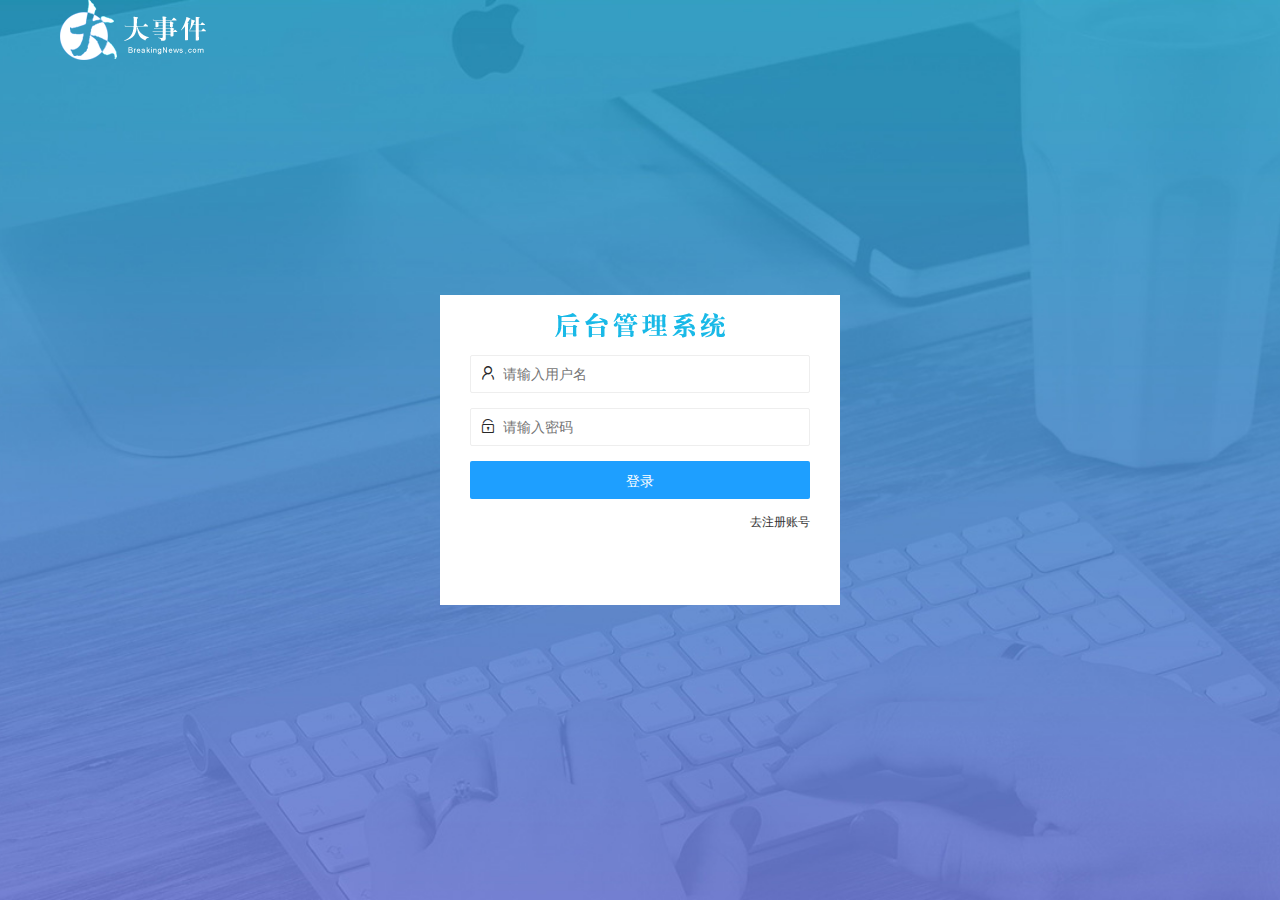
<file: login.html>
<!DOCTYPE html>
<html lang="en">
  <head>
    <meta charset="UTF-8" />
    <meta name="viewport" content="width=device-width, initial-scale=1.0" />
    <title>大事件-登录/注册</title>
    <!-- 导入 LayUI 的样式 -->
    <link rel="stylesheet" href="./assets/lib/layui/css/layui.css" />
    <!-- 导入自己的样式表 -->
    <link rel="stylesheet" href="./assets/css/login.css" />
  </head>
  <body>
    <!-- 头部的 Logo 区域 -->
    <div class="layui-main">
      <img src="./assets/images/logo.png" alt="" />
    </div>

    <!-- 登录注册区域 -->
    <div class="loginAndRegBox">
      <div class="title-box"></div>
      <!-- 登录的div -->
      <div class="login-box">
        <!-- 登录的表单 -->
        <form class="layui-form" id="form_login">
          <!-- 用户名 -->
          <div class="layui-form-item">
            <i class="layui-icon layui-icon-username"></i>
            <input type="text" name="username" required lay-verify="required" placeholder="请输入用户名" autocomplete="off" class="layui-input" />
          </div>
          <!-- 密码 -->
          <div class="layui-form-item">
            <i class="layui-icon layui-icon-password"></i>
            <input type="password" name="password" required lay-verify="required|pwd" placeholder="请输入密码" autocomplete="off" class="layui-input" />
          </div>
          <!-- 登录按钮 -->
          <div class="layui-form-item">
            <!-- 注意：表单提交按钮和普通按钮的区别，就是 lay-submit 属性 -->
            <button class="layui-btn layui-btn-fluid layui-btn-normal" lay-submit>登录</button>
          </div>
          <div class="layui-form-item links">
            <a href="javascript:;" id="link_reg">去注册账号</a>
          </div>
        </form>
      </div>
      <!-- 注册的div -->
      <div class="reg-box">
        <!-- 注册的表单 -->
        <form class="layui-form" id="form_reg">
          <!-- 用户名 -->
          <div class="layui-form-item">
            <i class="layui-icon layui-icon-username"></i>
            <input type="text" name="username" required lay-verify="required" placeholder="请输入用户名" autocomplete="off" class="layui-input" />
          </div>
          <!-- 密码 -->
          <div class="layui-form-item">
            <i class="layui-icon layui-icon-password"></i>
            <input type="password" name="password" required lay-verify="required|pwd" placeholder="请输入密码" autocomplete="off" class="layui-input" />
          </div>
          <!-- 密码确认框 -->
          <div class="layui-form-item">
            <i class="layui-icon layui-icon-password"></i>
            <input type="password" name="repassword" required lay-verify="required|pwd|repwd" placeholder="再次确认密码" autocomplete="off" class="layui-input" />
          </div>
          <!-- 注册按钮 -->
          <div class="layui-form-item">
            <!-- 注意：表单提交按钮和普通按钮的区别，就是 lay-submit 属性 -->
            <button class="layui-btn layui-btn-fluid layui-btn-normal" lay-submit>注册</button>
          </div>
          <div class="layui-form-item links">
            <a href="javascript:;" id="link_login">去登录</a>
          </div>
        </form>
      </div>
    </div>

    <!-- 导入 Layui 的JS文件 -->
    <script src="./assets/lib/layui/layui.all.js"></script>
    <!-- 导入 JQuery -->
    <script src="./assets/lib/jquery.js"></script>
    <!-- 导入自己封装的 baseAPI.js -->
    <script src="./assets/js/baseAPI.js"></script>
    <!-- 导入自己的 JavaScript 脚本 -->
    <script src="./assets/js/login.js"></script>
  </body>
</html>
</file>
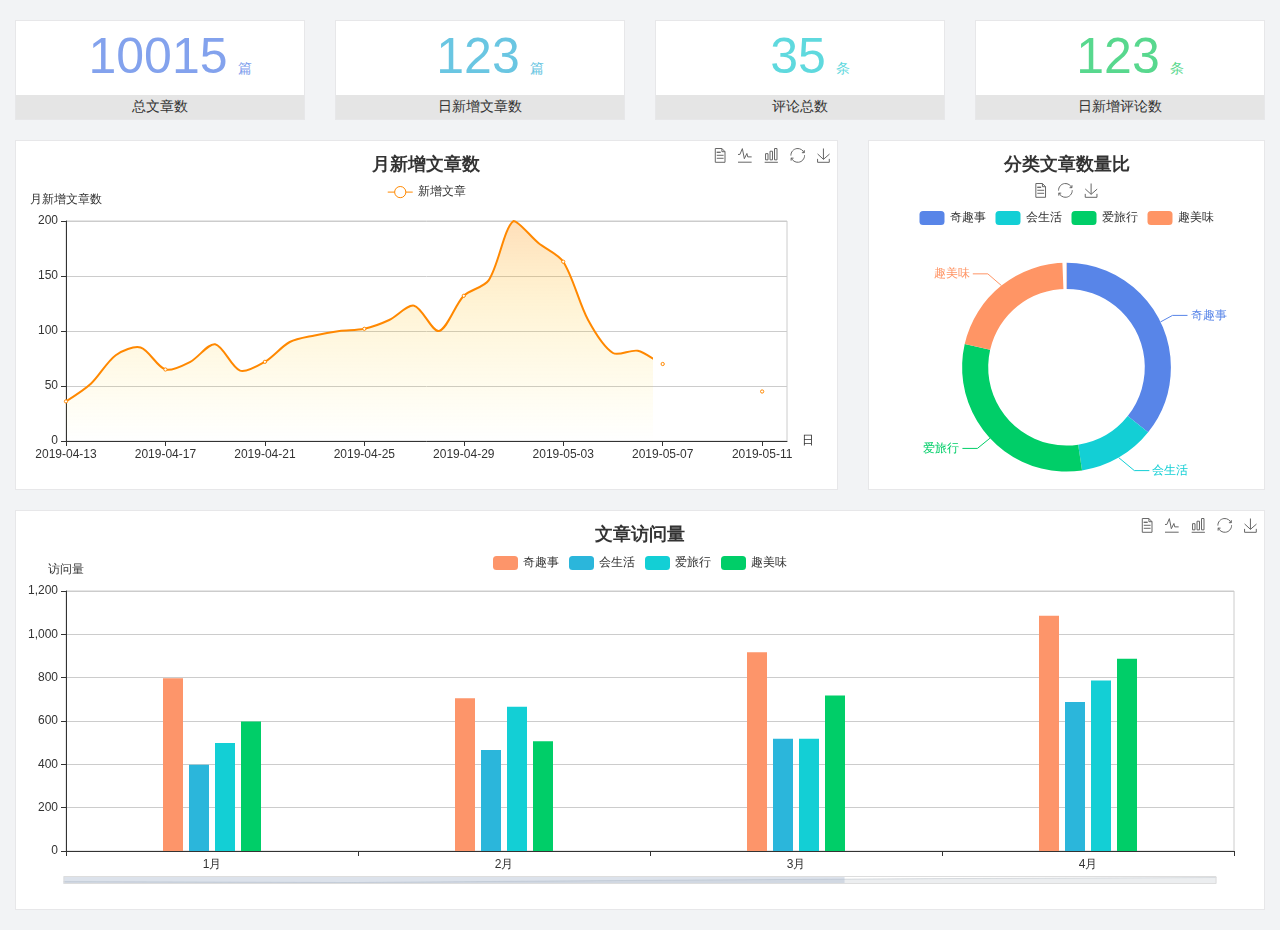
<file: home/dashboard.html>
<!DOCTYPE html>
<html lang="en">

<head>
  <meta charset="UTF-8">
  <meta name="viewport" content="width=device-width, initial-scale=1.0">
  <meta http-equiv="X-UA-Compatible" content="ie=edge">
  <title>图表统计</title>
  <link rel="stylesheet" href="../assets/lib/bootstrap.css" />
  <link rel="stylesheet" href="../assets/lib/main.css" />
  <script src="../assets/lib/jquery.js"></script>
  <script type="text/javascript" src="../assets/lib/echarts.min.js"></script>
</head>

<body>
  <div class="container-fluid">
    <div class="row spannel_list">
      <div class="col-sm-3 col-xs-6">
        <div class="spannel">
          <em>10015</em><span>篇</span>
          <b>总文章数</b>
        </div>
      </div>
      <div class="col-sm-3 col-xs-6">
        <div class="spannel scolor01">
          <em>123</em><span>篇</span>
          <b>日新增文章数</b>
        </div>
      </div>
      <div class="col-sm-3 col-xs-6">
        <div class="spannel scolor02">
          <em>35</em><span>条</span>
          <b>评论总数</b>
        </div>
      </div>
      <div class="col-sm-3 col-xs-6">
        <div class="spannel scolor03">
          <em>123</em><span>条</span>
          <b>日新增评论数</b>
        </div>
      </div>
    </div>
  </div>

  <div class="container-fluid">
    <div class="row curve-pie">
      <div class="col-lg-8 col-md-8">
        <div class="gragh_pannel" id="curve_show"></div>
      </div>
      <div class="col-lg-4 col-md-4">
        <div class="gragh_pannel" id="pie_show"></div>
      </div>
    </div>
  </div>

  <div class="container-fluid">
    <div class="column_pannel" id="column_show"></div>
  </div>

  <script>
    var oChart = echarts.init(document.getElementById('curve_show'));
    var aList_all = [
      { 'count': 36, 'date': '2019-04-13' },
      { 'count': 52, 'date': '2019-04-14' },
      { 'count': 78, 'date': '2019-04-15' },
      { 'count': 85, 'date': '2019-04-16' },
      { 'count': 65, 'date': '2019-04-17' },
      { 'count': 72, 'date': '2019-04-18' },
      { 'count': 88, 'date': '2019-04-19' },
      { 'count': 64, 'date': '2019-04-20' },
      { 'count': 72, 'date': '2019-04-21' },
      { 'count': 90, 'date': '2019-04-22' },
      { 'count': 96, 'date': '2019-04-23' },
      { 'count': 100, 'date': '2019-04-24' },
      { 'count': 102, 'date': '2019-04-25' },
      { 'count': 110, 'date': '2019-04-26' },
      { 'count': 123, 'date': '2019-04-27' },
      { 'count': 100, 'date': '2019-04-28' },
      { 'count': 132, 'date': '2019-04-29' },
      { 'count': 146, 'date': '2019-04-30' },
      { 'count': 200, 'date': '2019-05-01' },
      { 'count': 180, 'date': '2019-05-02' },
      { 'count': 163, 'date': '2019-05-03' },
      { 'count': 110, 'date': '2019-05-04' },
      { 'count': 80, 'date': '2019-05-05' },
      { 'count': 82, 'date': '2019-05-06' },
      { 'count': 70, 'date': '2019-05-07' },
      { 'count': 65, 'date': '2019-05-08' },
      { 'count': 54, 'date': '2019-05-09' },
      { 'count': 40, 'date': '2019-05-10' },
      { 'count': 45, 'date': '2019-05-11' },
      { 'count': 38, 'date': '2019-05-12' },
    ];

    let aCount = [];
    let aDate = [];

    for (var i = 0; i < aList_all.length; i++) {
      aCount.push(aList_all[i].count);
      aDate.push(aList_all[i].date);
    }

    var chartopt = {
      title: {
        text: '月新增文章数',
        left: 'center',
        top: '10'
      },
      tooltip: {
        trigger: 'axis'
      },
      legend: {
        data: ['新增文章'],
        top: '40'
      },
      toolbox: {
        show: true,
        feature: {
          mark: { show: true },
          dataView: { show: true, readOnly: false },
          magicType: { show: true, type: ['line', 'bar'] },
          restore: { show: true },
          saveAsImage: { show: true }
        }
      },
      calculable: true,
      xAxis: [
        {
          name: '日',
          type: 'category',
          boundaryGap: false,
          data: aDate
        }
      ],
      yAxis: [
        {
          name: '月新增文章数',
          type: 'value'
        }
      ],
      series: [
        {
          name: '新增文章',
          type: 'line',
          smooth: true,
          itemStyle: { normal: { areaStyle: { type: 'default' }, color: '#f80' }, lineStyle: { color: '#f80' } },
          data: aCount
        }],
      areaStyle: {
        normal: {
          color: new echarts.graphic.LinearGradient(0, 0, 0, 1, [{
            offset: 0,
            color: 'rgba(255,136,0,0.39)'
          }, {
            offset: .34,
            color: 'rgba(255,180,0,0.25)'
          }, {
            offset: 1,
            color: 'rgba(255,222,0,0.00)'
          }])

        }
      },
      grid: {
        show: true,
        x: 50,
        x2: 50,
        y: 80,
        height: 220
      }
    };

    oChart.setOption(chartopt);


    var oPie = echarts.init(document.getElementById('pie_show'));
    var oPieopt =
    {
      title: {
        top: 10,
        text: '分类文章数量比',
        x: 'center'
      },
      tooltip: {
        trigger: 'item',
        formatter: "{a} <br/>{b} : {c} ({d}%)"
      },
      color: ['#5885e8', '#13cfd5', '#00ce68', '#ff9565'],
      legend: {
        x: 'center',
        top: 65,
        data: ['奇趣事', '会生活', '爱旅行', '趣美味']
      },
      toolbox: {
        show: true,
        x: 'center',
        top: 35,
        feature: {
          mark: { show: true },
          dataView: { show: true, readOnly: false },
          magicType: {
            show: true,
            type: ['pie', 'funnel'],
            option: {
              funnel: {
                x: '25%',
                width: '50%',
                funnelAlign: 'left',
                max: 1548
              }
            }
          },
          restore: { show: true },
          saveAsImage: { show: true }
        }
      },
      calculable: true,
      series: [
        {
          name: '访问来源',
          type: 'pie',
          radius: ['45%', '60%'],
          center: ['50%', '65%'],
          data: [
            { value: 300, name: '奇趣事' },
            { value: 100, name: '会生活' },
            { value: 260, name: '爱旅行' },
            { value: 180, name: '趣美味' }
          ]
        }
      ]
    };
    oPie.setOption(oPieopt);



    var oColumn = this.echarts.init(document.getElementById('column_show'));
    var oColumnopt =
    {
      title: {
        text: '文章访问量',
        left: 'center',
        top: '10'
      },
      tooltip: {
        trigger: 'axis'
      },
      legend: {
        data: ['奇趣事', '会生活', '爱旅行', '趣美味'],
        top: '40'
      },
      toolbox: {
        show: true,
        feature: {
          mark: { show: true },
          dataView: { show: true, readOnly: false },
          magicType: { show: true, type: ['line', 'bar'] },
          restore: { show: true },
          saveAsImage: { show: true }
        }
      },
      calculable: true,
      xAxis: [
        {
          type: 'category',
          data: ['1月', '2月', '3月', '4月', '5月']
        }
      ],
      yAxis: [
        {
          name: '访问量',
          type: 'value'
        }
      ],
      series: [
        {
          name: '奇趣事',
          type: 'bar',
          barWidth: 20,
          itemStyle: {
            normal: { areaStyle: { type: 'default' }, color: '#fd956a' }
          },
          data: [800, 708, 920, 1090, 1200]
        },
        {
          name: '会生活',
          type: 'bar',
          barWidth: 20,
          itemStyle: {
            normal: { areaStyle: { type: 'default' }, color: '#2bb6db' }
          },
          data: [400, 468, 520, 690, 800]
        },
        {
          name: '爱旅行',
          type: 'bar',
          barWidth: 20,
          itemStyle: {
            normal: { areaStyle: { type: 'default' }, color: '#13cfd5' }
          },
          data: [500, 668, 520, 790, 900]
        },
        {
          name: '趣美味',
          type: 'bar',
          barWidth: 20,
          itemStyle: {
            normal: { areaStyle: { type: 'default' }, color: '#00ce68' }
          },
          data: [600, 508, 720, 890, 1000]
        }
      ],
      grid: {
        show: true,
        x: 50,
        x2: 30,
        y: 80,
        height: 260
      },
      dataZoom: [//给x轴设置滚动条
        {
          start: 0,//默认为0
          end: 100 - 1000 / 31,//默认为100
          type: 'slider',
          show: true,
          xAxisIndex: [0],
          handleSize: 0,//滑动条的 左右2个滑动条的大小
          height: 8,//组件高度
          left: 45, //左边的距离
          right: 50,//右边的距离
          bottom: 26,//右边的距离
          handleColor: '#ddd',//h滑动图标的颜色
          handleStyle: {
            borderColor: "#cacaca",
            borderWidth: "1",
            shadowBlur: 2,
            background: "#ddd",
            shadowColor: "#ddd",
          }
        }]
    };
    oColumn.setOption(oColumnopt);
  </script>
</body>

</html>
</file>
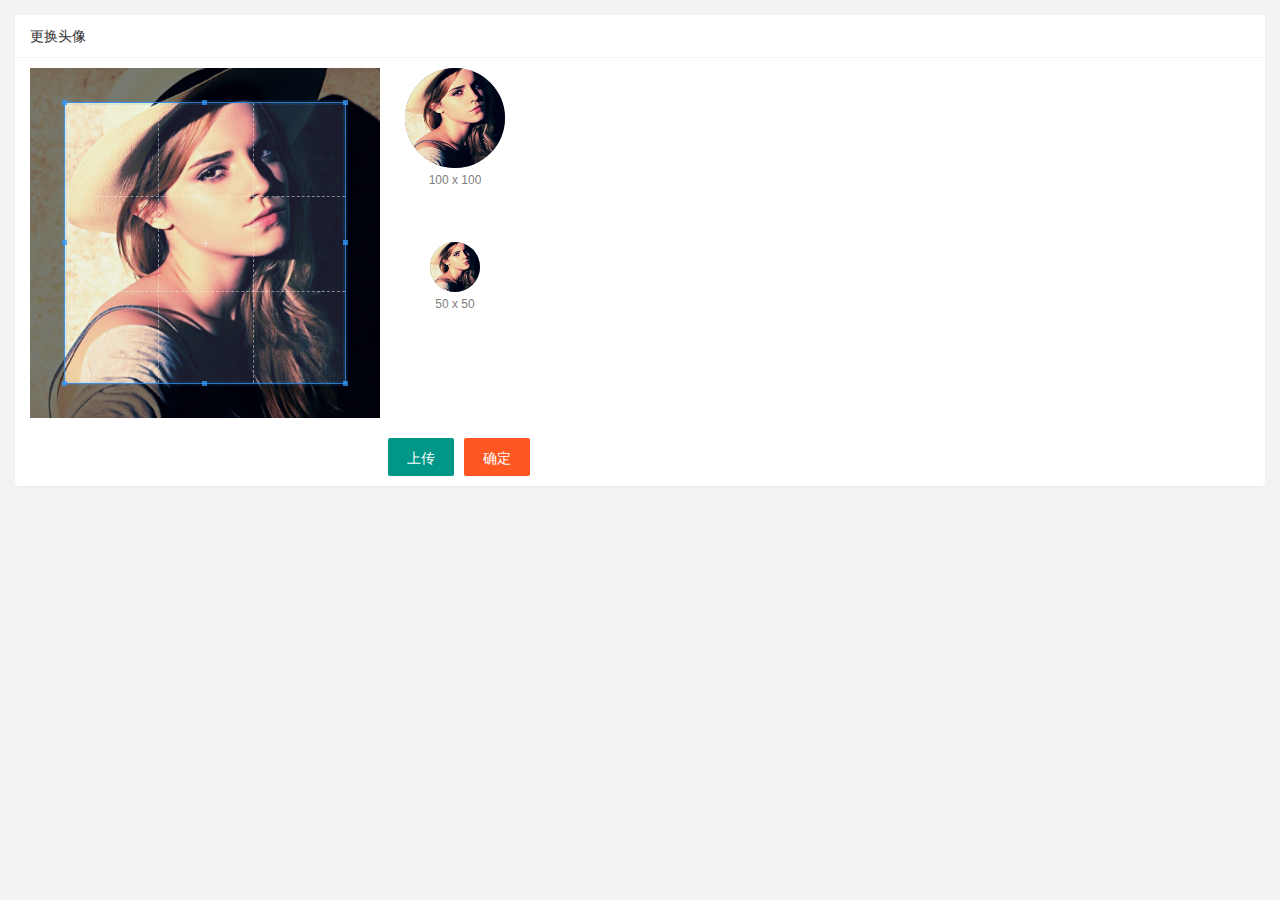
<file: user/user_avatar.html>
<!DOCTYPE html>
<html lang="en">
<head>
    <meta charset="UTF-8">
    <meta http-equiv="X-UA-Compatible" content="IE=edge">
    <meta name="viewport" content="width=device-width, initial-scale=1.0">
    <title>Avatar</title>
    <link rel="stylesheet" href="../assets/lib/layui/css/layui.css">
    <link rel="stylesheet" href="../assets/lib/cropper/cropper.css">
    <link rel="stylesheet" href="../assets/css/user/user_avatar.css">
</head>
<body>
    
    <div class="layui-card">
        <div class="layui-card-header">更换头像</div>
        <div class="layui-card-body">
          <!-- 第一行的图片裁剪和预览区域 -->
        <div class="row1">
            <!-- 图片裁剪区域 -->
            <div class="cropper-box">
              <!-- 这个 img 标签很重要，将来会把它初始化为裁剪区域 -->
              <img id="image" src="../assets/images/sample.jpg" />
            </div>
            <!-- 图片的预览区域 -->
            <div class="preview-box">
              <div>
                <!-- 宽高为 100px 的预览区域 -->
                <div class="img-preview w100"></div>
                <p class="size">100 x 100</p>
              </div>
              <div>
                <!-- 宽高为 50px 的预览区域 -->
                <div class="img-preview w50"></div>
                <p class="size">50 x 50</p>
              </div>
            </div>
          </div>
  
          <!-- 第二行的按钮区域 -->
          <div class="row2">
            <!-- 通过 accept 属性，可以指定，允许用户选择什么类型的文件 -->
            <input type="file" id="file" accept="image/png,image/jpeg" />
            <button type="button" class="layui-btn" id="btnChooseImage">上传</button>
            <button type="button" class="layui-btn layui-btn-danger" id="btnUpload">确定</button>
          </div>
        </div>
        </div>
      </div>

      <script src="../assets/lib/layui/layui.all.js"></script>
      <script src="../assets/lib/jquery.js"></script>
      <script src="../assets/lib/cropper/Cropper.js"></script>
      <script src="../assets/lib/cropper/jquery-cropper.js"></script>
      <script src="../assets/js/baseAPI.js"></script>
      <script src="../assets/js/user/user_avatar.js"></script>
</body>
</html>
</file>
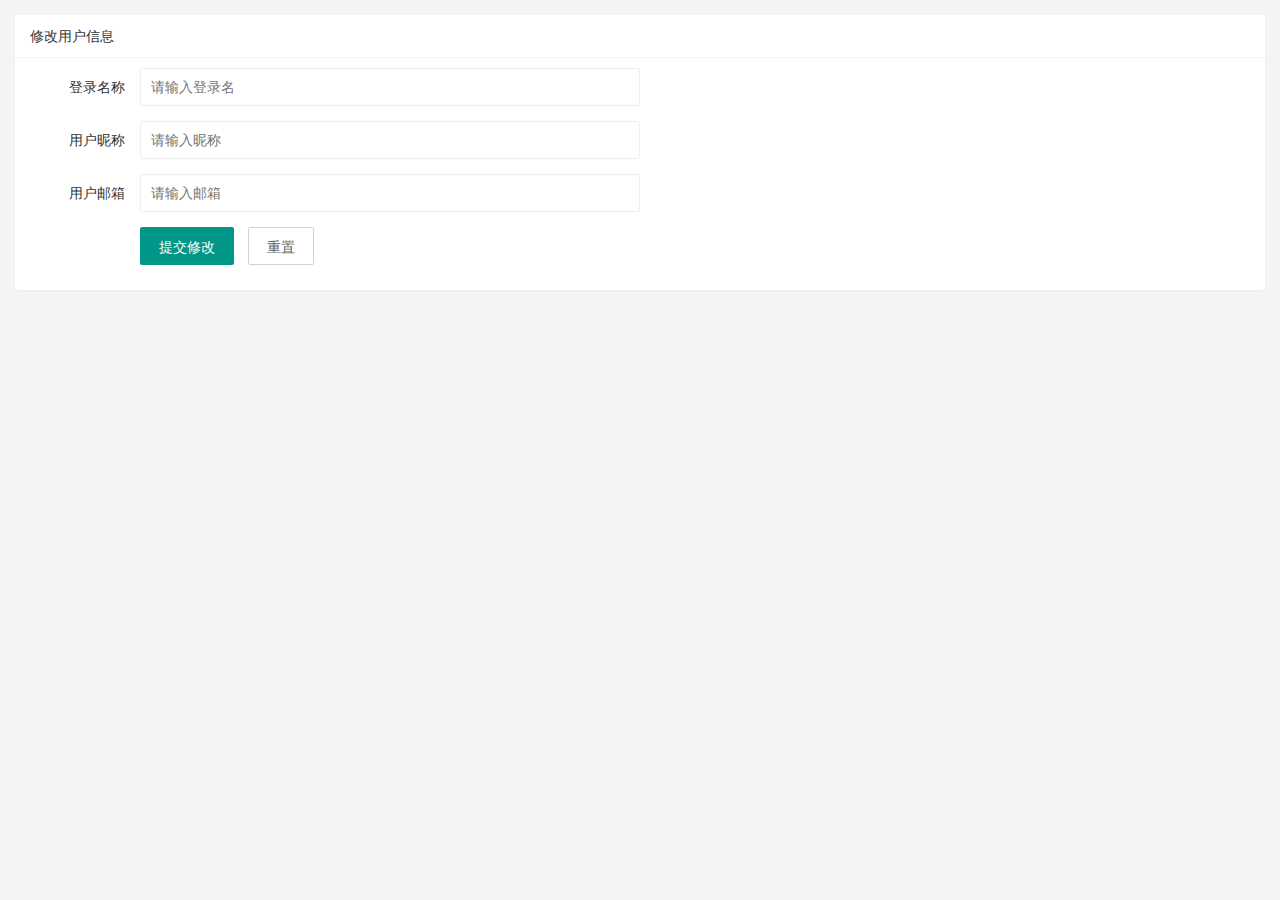
<file: user/user_info.html>
<!DOCTYPE html>
<html lang="en">

<head>
    <meta charset="UTF-8">
    <meta http-equiv="X-UA-Compatible" content="IE=edge">
    <meta name="viewport" content="width=device-width, initial-scale=1.0">
    <title>User's Profile</title>
    <!-- import layui.css -->
    <link rel="stylesheet" href="../assets/lib/layui/css/layui.css">
    <!-- import user_info.css -->
    <link rel="stylesheet" href="../assets/css/user/user_info.css">

</head>

<body>
    <!-- 卡片区域 -->
    <div class="layui-card">
        <div class="layui-card-header">修改用户信息</div>
        <div class="layui-card-body">

            <!-- 表单域 -->
            <form class="layui-form" lay-filter="formUserInfo">
                <!-- 用户id -->
                <input type="hidden" name="id">
                <!--登录名  -->
                <div class="layui-form-item">
                    <label class="layui-form-label">登录名称</label>
                    <div class="layui-input-block">
                        <input type="text" name="username" readonly required lay-verify="required" placeholder="请输入登录名"
                            autocomplete="off" class="layui-input">
                    </div>
                </div>
                <!-- 昵称 -->
                <div class="layui-form-item">
                    <label class="layui-form-label">用户昵称</label>
                    <div class="layui-input-block">
                        <input type="text" name="nickname" required lay-verify="required|nickname" placeholder="请输入昵称"
                            autocomplete="off" class="layui-input">
                    </div>
                </div>
                <!-- 邮箱 -->
                <div class="layui-form-item">
                    <label class="layui-form-label">用户邮箱</label>
                    <div class="layui-input-block">
                        <input type="text" name="email" required lay-verify="required|email" placeholder="请输入邮箱"
                            autocomplete="off" class="layui-input">
                    </div>
                </div>

                <div class="layui-form-item">
                    <div class="layui-input-block">
                        <button class="layui-btn" lay-submit">提交修改</button>
                        <button id="btnReset" type="reset" class="layui-btn layui-btn-primary">重置</button>
                    </div>
                </div>
            </form>
        </div>


        <!-- import layui.js -->
        <script src="../assets/lib/layui/layui.all.js"></script>
        <!-- import jQuery.js -->
        <script src="../assets/lib/jquery.js"></script>
        <!-- import baseAPI.js -->
        <script src="../assets/js/baseAPI.js"></script>
        <!-- import user_info.js -->
        <script src="../assets/js/user/user_info.js"></script>
</body>

</html>
</file>
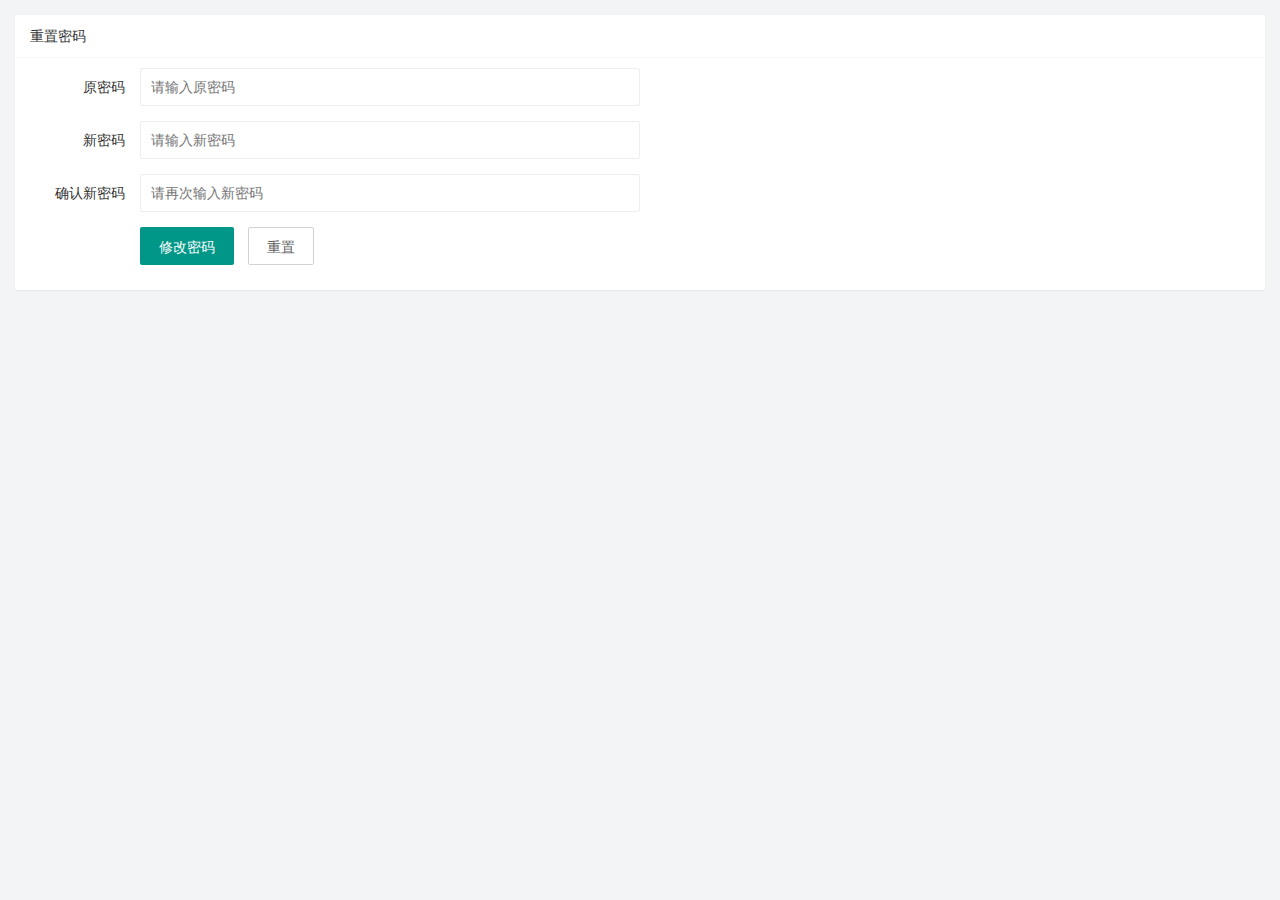
<file: user/user_pwd.html>
<!DOCTYPE html>
<html lang="en">

<head>
    <meta charset="UTF-8">
    <meta http-equiv="X-UA-Compatible" content="IE=edge">
    <meta name="viewport" content="width=device-width, initial-scale=1.0">
    <title>User's Password</title>
    <!-- import layui.css -->
    <link rel="stylesheet" href="../assets/lib/layui/css/layui.css">
    <!-- import user_info.css -->
    <link rel="stylesheet" href="../assets/css/user/user_info.css">

</head>

<body>
    <!-- 卡片区域 -->
    <div class="layui-card">
        <div class="layui-card-header">重置密码</div>
        <div class="layui-card-body">

            <!-- 表单域 -->
            <form class="layui-form" lay-filter="formUserInfo">
                
                <!-- 旧密码 -->
                <div class="layui-form-item">
                    <label class="layui-form-label">原密码</label>
                    <div class="layui-input-block">
                        <input type="password" name="oldPwd" required lay-verify="required|pwd" placeholder="请输入原密码"
                            autocomplete="off" class="layui-input">
                    </div>
                </div>
                <!-- 新密码 -->
                <div class="layui-form-item">
                    <label class="layui-form-label">新密码</label>
                    <div class="layui-input-block">
                        <input type="password" name="newPwd" required lay-verify="required|pwd|samePwd" placeholder="请输入新密码"
                            autocomplete="off" class="layui-input">
                    </div>
                </div>
                <!-- 确认密码 -->
                <div class="layui-form-item">
                    <label class="layui-form-label">确认新密码</label>
                    <div class="layui-input-block">
                        <input type="password" name="rePwd" required lay-verify="required|pwd|newPwd" placeholder="请再次输入新密码"
                            autocomplete="off" class="layui-input">
                    </div>
                </div>

                <div class="layui-form-item">
                    <div class="layui-input-block">
                        <button class="layui-btn" lay-submit">修改密码</button>
                        <button id="btnReset" type="reset" class="layui-btn layui-btn-primary">重置</button>
                    </div>
                </div>
            </form>
        </div>


        <!-- import layui.js -->
        <script src="../assets/lib/layui/layui.all.js"></script>
        <!-- import jQuery.js -->
        <script src="../assets/lib/jquery.js"></script>
        <!-- import baseAPI.js -->
        <script src="../assets/js/baseAPI.js"></script>
        <!-- import user_info.js -->
        <script src="../assets/js/user/user_pwd.js"></script>
</body>

</html>
</file>
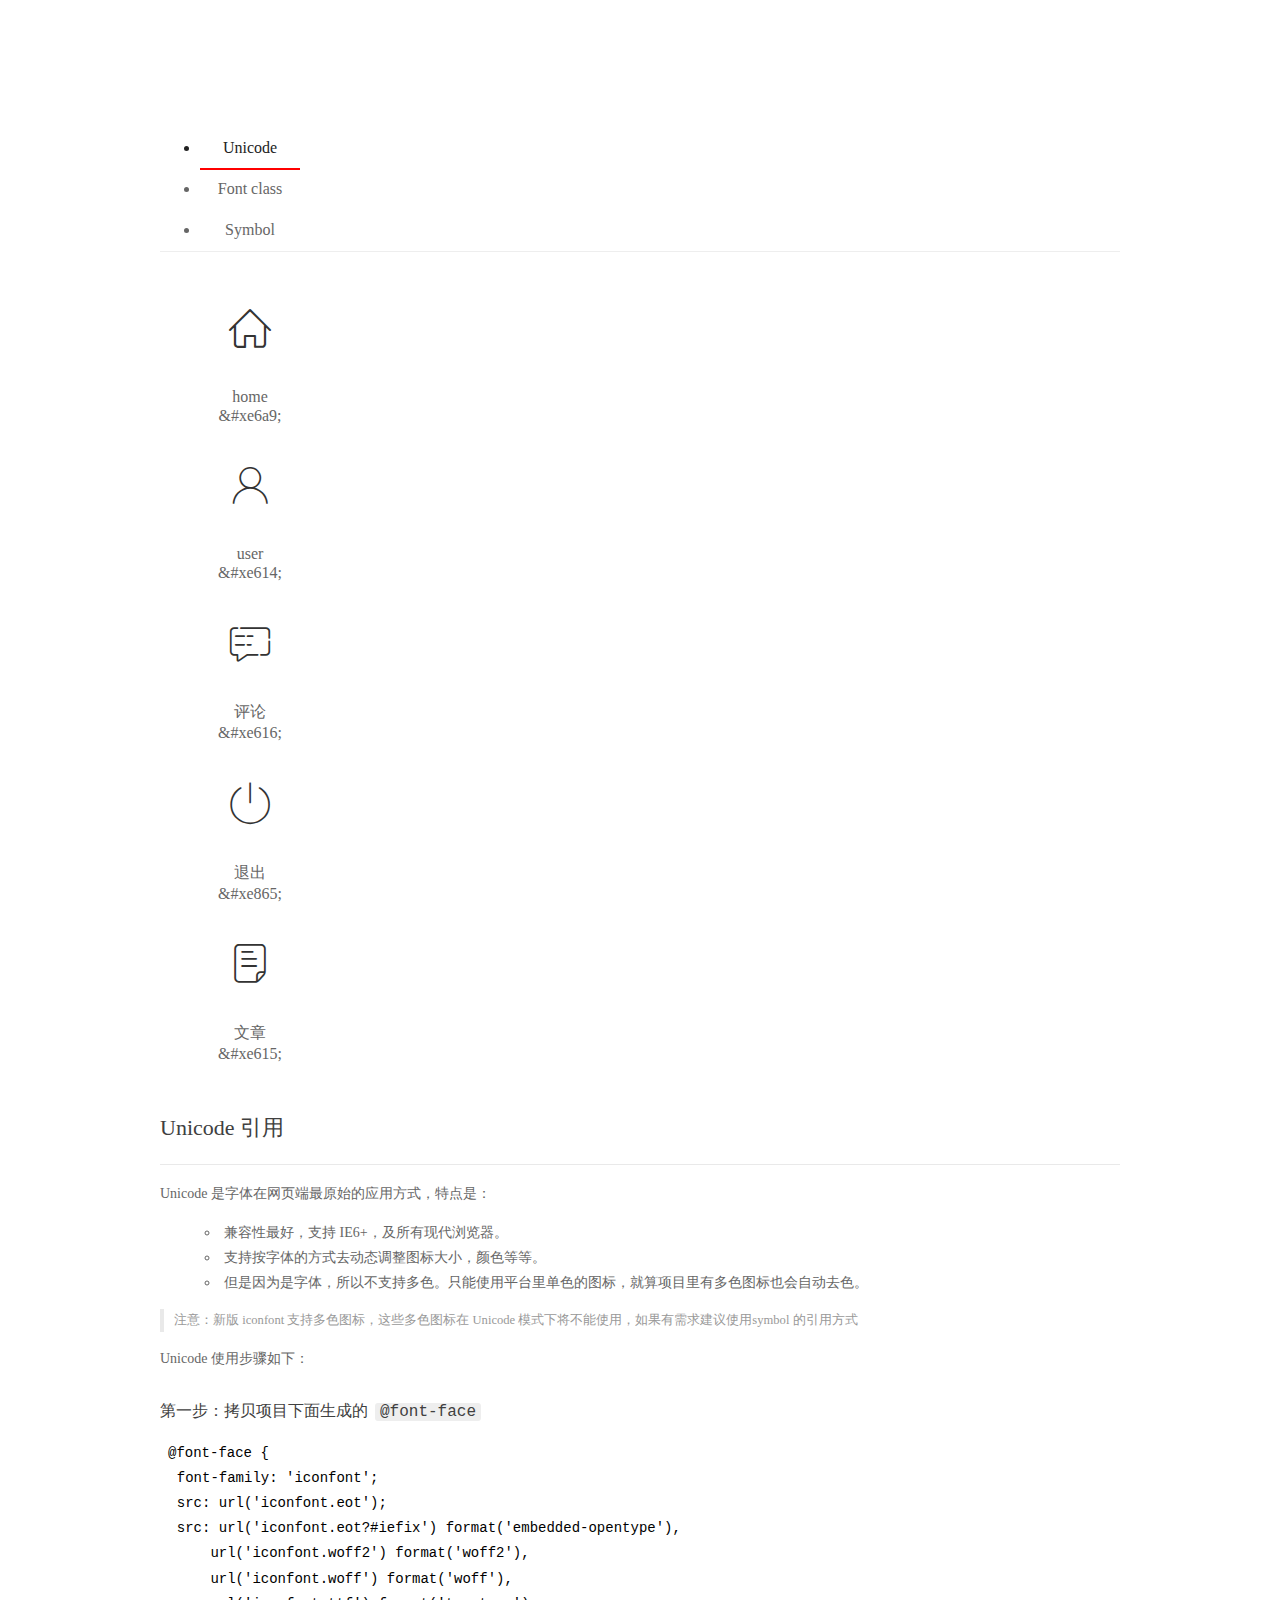
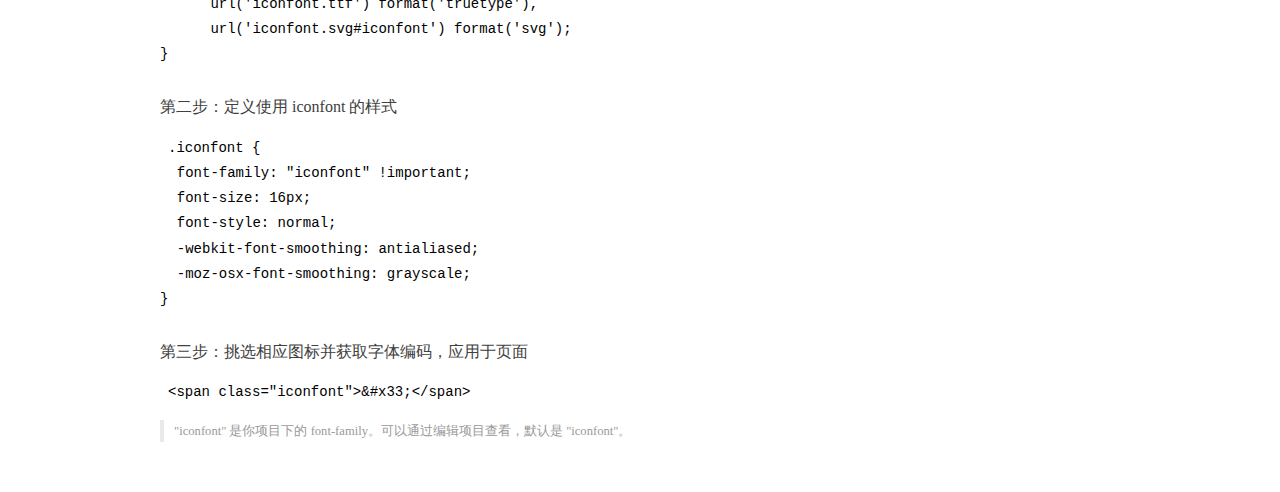
<file: assets/fonts/demo_index.html>
<!DOCTYPE html>
<html>
<head>
  <meta charset="utf-8"/>
  <title>IconFont Demo</title>
  <link rel="shortcut icon" href="https://gtms04.alicdn.com/tps/i4/TB1_oz6GVXXXXaFXpXXJDFnIXXX-64-64.ico" type="image/x-icon"/>
  <link rel="stylesheet" href="https://g.alicdn.com/thx/cube/1.3.2/cube.min.css">
  <link rel="stylesheet" href="demo.css">
  <link rel="stylesheet" href="iconfont.css">
  <script src="iconfont.js"></script>
  <!-- jQuery -->
  <script src="https://a1.alicdn.com/oss/uploads/2018/12/26/7bfddb60-08e8-11e9-9b04-53e73bb6408b.js"></script>
  <!-- 代码高亮 -->
  <script src="https://a1.alicdn.com/oss/uploads/2018/12/26/a3f714d0-08e6-11e9-8a15-ebf944d7534c.js"></script>
</head>
<body>
  <div class="main">
    <h1 class="logo"><a href="https://www.iconfont.cn/" title="iconfont 首页" target="_blank">&#xe86b;</a></h1>
    <div class="nav-tabs">
      <ul id="tabs" class="dib-box">
        <li class="dib active"><span>Unicode</span></li>
        <li class="dib"><span>Font class</span></li>
        <li class="dib"><span>Symbol</span></li>
      </ul>
      
    </div>
    <div class="tab-container">
      <div class="content unicode" style="display: block;">
          <ul class="icon_lists dib-box">
          
            <li class="dib">
              <span class="icon iconfont">&#xe6a9;</span>
                <div class="name">home</div>
                <div class="code-name">&amp;#xe6a9;</div>
              </li>
          
            <li class="dib">
              <span class="icon iconfont">&#xe614;</span>
                <div class="name">user</div>
                <div class="code-name">&amp;#xe614;</div>
              </li>
          
            <li class="dib">
              <span class="icon iconfont">&#xe616;</span>
                <div class="name">评论</div>
                <div class="code-name">&amp;#xe616;</div>
              </li>
          
            <li class="dib">
              <span class="icon iconfont">&#xe865;</span>
                <div class="name">退出</div>
                <div class="code-name">&amp;#xe865;</div>
              </li>
          
            <li class="dib">
              <span class="icon iconfont">&#xe615;</span>
                <div class="name">文章</div>
                <div class="code-name">&amp;#xe615;</div>
              </li>
          
          </ul>
          <div class="article markdown">
          <h2 id="unicode-">Unicode 引用</h2>
          <hr>

          <p>Unicode 是字体在网页端最原始的应用方式，特点是：</p>
          <ul>
            <li>兼容性最好，支持 IE6+，及所有现代浏览器。</li>
            <li>支持按字体的方式去动态调整图标大小，颜色等等。</li>
            <li>但是因为是字体，所以不支持多色。只能使用平台里单色的图标，就算项目里有多色图标也会自动去色。</li>
          </ul>
          <blockquote>
            <p>注意：新版 iconfont 支持多色图标，这些多色图标在 Unicode 模式下将不能使用，如果有需求建议使用symbol 的引用方式</p>
          </blockquote>
          <p>Unicode 使用步骤如下：</p>
          <h3 id="-font-face">第一步：拷贝项目下面生成的 <code>@font-face</code></h3>
<pre><code class="language-css"
>@font-face {
  font-family: 'iconfont';
  src: url('iconfont.eot');
  src: url('iconfont.eot?#iefix') format('embedded-opentype'),
      url('iconfont.woff2') format('woff2'),
      url('iconfont.woff') format('woff'),
      url('iconfont.ttf') format('truetype'),
      url('iconfont.svg#iconfont') format('svg');
}
</code></pre>
          <h3 id="-iconfont-">第二步：定义使用 iconfont 的样式</h3>
<pre><code class="language-css"
>.iconfont {
  font-family: "iconfont" !important;
  font-size: 16px;
  font-style: normal;
  -webkit-font-smoothing: antialiased;
  -moz-osx-font-smoothing: grayscale;
}
</code></pre>
          <h3 id="-">第三步：挑选相应图标并获取字体编码，应用于页面</h3>
<pre>
<code class="language-html"
>&lt;span class="iconfont"&gt;&amp;#x33;&lt;/span&gt;
</code></pre>
          <blockquote>
            <p>"iconfont" 是你项目下的 font-family。可以通过编辑项目查看，默认是 "iconfont"。</p>
          </blockquote>
          </div>
      </div>
      <div class="content font-class">
        <ul class="icon_lists dib-box">
          
          <li class="dib">
            <span class="icon iconfont icon-home"></span>
            <div class="name">
              home
            </div>
            <div class="code-name">.icon-home
            </div>
          </li>
          
          <li class="dib">
            <span class="icon iconfont icon-user"></span>
            <div class="name">
              user
            </div>
            <div class="code-name">.icon-user
            </div>
          </li>
          
          <li class="dib">
            <span class="icon iconfont icon-pinglun"></span>
            <div class="name">
              评论
            </div>
            <div class="code-name">.icon-pinglun
            </div>
          </li>
          
          <li class="dib">
            <span class="icon iconfont icon-tuichu"></span>
            <div class="name">
              退出
            </div>
            <div class="code-name">.icon-tuichu
            </div>
          </li>
          
          <li class="dib">
            <span class="icon iconfont icon-16"></span>
            <div class="name">
              文章
            </div>
            <div class="code-name">.icon-16
            </div>
          </li>
          
        </ul>
        <div class="article markdown">
        <h2 id="font-class-">font-class 引用</h2>
        <hr>

        <p>font-class 是 Unicode 使用方式的一种变种，主要是解决 Unicode 书写不直观，语意不明确的问题。</p>
        <p>与 Unicode 使用方式相比，具有如下特点：</p>
        <ul>
          <li>兼容性良好，支持 IE8+，及所有现代浏览器。</li>
          <li>相比于 Unicode 语意明确，书写更直观。可以很容易分辨这个 icon 是什么。</li>
          <li>因为使用 class 来定义图标，所以当要替换图标时，只需要修改 class 里面的 Unicode 引用。</li>
          <li>不过因为本质上还是使用的字体，所以多色图标还是不支持的。</li>
        </ul>
        <p>使用步骤如下：</p>
        <h3 id="-fontclass-">第一步：引入项目下面生成的 fontclass 代码：</h3>
<pre><code class="language-html">&lt;link rel="stylesheet" href="./iconfont.css"&gt;
</code></pre>
        <h3 id="-">第二步：挑选相应图标并获取类名，应用于页面：</h3>
<pre><code class="language-html">&lt;span class="iconfont icon-xxx"&gt;&lt;/span&gt;
</code></pre>
        <blockquote>
          <p>"
            iconfont" 是你项目下的 font-family。可以通过编辑项目查看，默认是 "iconfont"。</p>
        </blockquote>
      </div>
      </div>
      <div class="content symbol">
          <ul class="icon_lists dib-box">
          
            <li class="dib">
                <svg class="icon svg-icon" aria-hidden="true">
                  <use xlink:href="#icon-home"></use>
                </svg>
                <div class="name">home</div>
                <div class="code-name">#icon-home</div>
            </li>
          
            <li class="dib">
                <svg class="icon svg-icon" aria-hidden="true">
                  <use xlink:href="#icon-user"></use>
                </svg>
                <div class="name">user</div>
                <div class="code-name">#icon-user</div>
            </li>
          
            <li class="dib">
                <svg class="icon svg-icon" aria-hidden="true">
                  <use xlink:href="#icon-pinglun"></use>
                </svg>
                <div class="name">评论</div>
                <div class="code-name">#icon-pinglun</div>
            </li>
          
            <li class="dib">
                <svg class="icon svg-icon" aria-hidden="true">
                  <use xlink:href="#icon-tuichu"></use>
                </svg>
                <div class="name">退出</div>
                <div class="code-name">#icon-tuichu</div>
            </li>
          
            <li class="dib">
                <svg class="icon svg-icon" aria-hidden="true">
                  <use xlink:href="#icon-16"></use>
                </svg>
                <div class="name">文章</div>
                <div class="code-name">#icon-16</div>
            </li>
          
          </ul>
          <div class="article markdown">
          <h2 id="symbol-">Symbol 引用</h2>
          <hr>

          <p>这是一种全新的使用方式，应该说这才是未来的主流，也是平台目前推荐的用法。相关介绍可以参考这篇<a href="">文章</a>
            这种用法其实是做了一个 SVG 的集合，与另外两种相比具有如下特点：</p>
          <ul>
            <li>支持多色图标了，不再受单色限制。</li>
            <li>通过一些技巧，支持像字体那样，通过 <code>font-size</code>, <code>color</code> 来调整样式。</li>
            <li>兼容性较差，支持 IE9+，及现代浏览器。</li>
            <li>浏览器渲染 SVG 的性能一般，还不如 png。</li>
          </ul>
          <p>使用步骤如下：</p>
          <h3 id="-symbol-">第一步：引入项目下面生成的 symbol 代码：</h3>
<pre><code class="language-html">&lt;script src="./iconfont.js"&gt;&lt;/script&gt;
</code></pre>
          <h3 id="-css-">第二步：加入通用 CSS 代码（引入一次就行）：</h3>
<pre><code class="language-html">&lt;style&gt;
.icon {
  width: 1em;
  height: 1em;
  vertical-align: -0.15em;
  fill: currentColor;
  overflow: hidden;
}
&lt;/style&gt;
</code></pre>
          <h3 id="-">第三步：挑选相应图标并获取类名，应用于页面：</h3>
<pre><code class="language-html">&lt;svg class="icon" aria-hidden="true"&gt;
  &lt;use xlink:href="#icon-xxx"&gt;&lt;/use&gt;
&lt;/svg&gt;
</code></pre>
          </div>
      </div>

    </div>
  </div>
  <script>
  $(document).ready(function () {
      $('.tab-container .content:first').show()

      $('#tabs li').click(function (e) {
        var tabContent = $('.tab-container .content')
        var index = $(this).index()

        if ($(this).hasClass('active')) {
          return
        } else {
          $('#tabs li').removeClass('active')
          $(this).addClass('active')

          tabContent.hide().eq(index).fadeIn()
        }
      })
    })
  </script>
</body>
</html>
</file>
<file: assets/lib/layui/css/layui.css>
blockquote,body,button,dd,div,dl,dt,form,h1,h2,h3,h4,h5,h6,input,li,ol,p,pre,td,textarea,th,ul{margin:0;padding:0;-webkit-tap-highlight-color:rgba(0,0,0,0)}a:active,a:hover{outline:0}img{display:inline-block;border:none;vertical-align:middle}li{list-style:none}table{border-collapse:collapse;border-spacing:0}h1,h2,h3{font-weight:400}h4,h5,h6{font-size:100%;font-weight:400}button,input,select,textarea{font-size:100%}button,input,optgroup,option,select,textarea{font-family:inherit;font-size:inherit;font-style:inherit;font-weight:inherit;outline:0}pre{white-space:pre-wrap;white-space:-moz-pre-wrap;white-space:-pre-wrap;white-space:-o-pre-wrap;word-wrap:break-word}body{line-height:1.6;color:#333;color:rgba(0,0,0,.85);font:14px Helvetica Neue,Helvetica,PingFang SC,Tahoma,Arial,sans-serif}hr{height:0;line-height:0;margin:10px 0;padding:0;border:none!important;border-bottom:1px solid #eee!important;clear:both;overflow:hidden;background:0 0}a{color:#333;text-decoration:none}a:hover{color:#777}a cite{font-style:normal;*cursor:pointer}.layui-border-box,.layui-border-box *{box-sizing:border-box}.layui-box,.layui-box *{box-sizing:content-box}.layui-clear{clear:both;*zoom:1}.layui-clear:after{content:'\20';clear:both;*zoom:1;display:block;height:0}.layui-inline{position:relative;display:inline-block;*display:inline;*zoom:1;vertical-align:middle}.layui-edge{position:relative;display:inline-block;vertical-align:middle;width:0;height:0;border-width:6px;border-style:dashed;border-color:transparent;overflow:hidden}.layui-edge-top{top:-4px;border-bottom-color:#999;border-bottom-style:solid}.layui-edge-right{border-left-color:#999;border-left-style:solid}.layui-edge-bottom{top:2px;border-top-color:#999;border-top-style:solid}.layui-edge-left{border-right-color:#999;border-right-style:solid}.layui-elip{text-overflow:ellipsis;overflow:hidden;white-space:nowrap}.layui-disabled,.layui-icon,.layui-unselect{-moz-user-select:none;-webkit-user-select:none;-ms-user-select:none}.layui-disabled,.layui-disabled:hover{color:#d2d2d2!important;cursor:not-allowed!important}.layui-circle{border-radius:100%}.layui-show{display:block!important}.layui-hide{display:none!important}.layui-show-v{visibility:visible!important}.layui-hide-v{visibility:hidden!important}@font-face{font-family:layui-icon;src:url(../font/iconfont.eot?v=256);src:url(../font/iconfont.eot?v=256#iefix) format('embedded-opentype'),url(../font/iconfont.woff2?v=256) format('woff2'),url(../font/iconfont.woff?v=256) format('woff'),url(../font/iconfont.ttf?v=256) format('truetype'),url(../font/iconfont.svg?v=256#layui-icon) format('svg')}.layui-icon{font-family:layui-icon!important;font-size:16px;font-style:normal;-webkit-font-smoothing:antialiased;-moz-osx-font-smoothing:grayscale}.layui-icon-reply-fill:before{content:"\e611"}.layui-icon-set-fill:before{content:"\e614"}.layui-icon-menu-fill:before{content:"\e60f"}.layui-icon-search:before{content:"\e615"}.layui-icon-share:before{content:"\e641"}.layui-icon-set-sm:before{content:"\e620"}.layui-icon-engine:before{content:"\e628"}.layui-icon-close:before{content:"\1006"}.layui-icon-close-fill:before{content:"\1007"}.layui-icon-chart-screen:before{content:"\e629"}.layui-icon-star:before{content:"\e600"}.layui-icon-circle-dot:before{content:"\e617"}.layui-icon-chat:before{content:"\e606"}.layui-icon-release:before{content:"\e609"}.layui-icon-list:before{content:"\e60a"}.layui-icon-chart:before{content:"\e62c"}.layui-icon-ok-circle:before{content:"\1005"}.layui-icon-layim-theme:before{content:"\e61b"}.layui-icon-table:before{content:"\e62d"}.layui-icon-right:before{content:"\e602"}.layui-icon-left:before{content:"\e603"}.layui-icon-cart-simple:before{content:"\e698"}.layui-icon-face-cry:before{content:"\e69c"}.layui-icon-face-smile:before{content:"\e6af"}.layui-icon-survey:before{content:"\e6b2"}.layui-icon-tree:before{content:"\e62e"}.layui-icon-ie:before{content:"\e7bb"}.layui-icon-upload-circle:before{content:"\e62f"}.layui-icon-add-circle:before{content:"\e61f"}.layui-icon-download-circle:before{content:"\e601"}.layui-icon-templeate-1:before{content:"\e630"}.layui-icon-util:before{content:"\e631"}.layui-icon-face-surprised:before{content:"\e664"}.layui-icon-edit:before{content:"\e642"}.layui-icon-speaker:before{content:"\e645"}.layui-icon-down:before{content:"\e61a"}.layui-icon-file:before{content:"\e621"}.layui-icon-layouts:before{content:"\e632"}.layui-icon-rate-half:before{content:"\e6c9"}.layui-icon-add-circle-fine:before{content:"\e608"}.layui-icon-prev-circle:before{content:"\e633"}.layui-icon-read:before{content:"\e705"}.layui-icon-404:before{content:"\e61c"}.layui-icon-carousel:before{content:"\e634"}.layui-icon-help:before{content:"\e607"}.layui-icon-code-circle:before{content:"\e635"}.layui-icon-windows:before{content:"\e67f"}.layui-icon-water:before{content:"\e636"}.layui-icon-username:before{content:"\e66f"}.layui-icon-find-fill:before{content:"\e670"}.layui-icon-about:before{content:"\e60b"}.layui-icon-location:before{content:"\e715"}.layui-icon-up:before{content:"\e619"}.layui-icon-pause:before{content:"\e651"}.layui-icon-date:before{content:"\e637"}.layui-icon-layim-uploadfile:before{content:"\e61d"}.layui-icon-delete:before{content:"\e640"}.layui-icon-play:before{content:"\e652"}.layui-icon-top:before{content:"\e604"}.layui-icon-firefox:before{content:"\e686"}.layui-icon-friends:before{content:"\e612"}.layui-icon-refresh-3:before{content:"\e9aa"}.layui-icon-ok:before{content:"\e605"}.layui-icon-layer:before{content:"\e638"}.layui-icon-face-smile-fine:before{content:"\e60c"}.layui-icon-dollar:before{content:"\e659"}.layui-icon-group:before{content:"\e613"}.layui-icon-layim-download:before{content:"\e61e"}.layui-icon-picture-fine:before{content:"\e60d"}.layui-icon-link:before{content:"\e64c"}.layui-icon-diamond:before{content:"\e735"}.layui-icon-log:before{content:"\e60e"}.layui-icon-key:before{content:"\e683"}.layui-icon-rate-solid:before{content:"\e67a"}.layui-icon-fonts-del:before{content:"\e64f"}.layui-icon-unlink:before{content:"\e64d"}.layui-icon-fonts-clear:before{content:"\e639"}.layui-icon-triangle-r:before{content:"\e623"}.layui-icon-circle:before{content:"\e63f"}.layui-icon-radio:before{content:"\e643"}.layui-icon-align-center:before{content:"\e647"}.layui-icon-align-right:before{content:"\e648"}.layui-icon-align-left:before{content:"\e649"}.layui-icon-loading-1:before{content:"\e63e"}.layui-icon-return:before{content:"\e65c"}.layui-icon-fonts-strong:before{content:"\e62b"}.layui-icon-upload:before{content:"\e67c"}.layui-icon-dialogue:before{content:"\e63a"}.layui-icon-video:before{content:"\e6ed"}.layui-icon-headset:before{content:"\e6fc"}.layui-icon-cellphone-fine:before{content:"\e63b"}.layui-icon-add-1:before{content:"\e654"}.layui-icon-face-smile-b:before{content:"\e650"}.layui-icon-fonts-html:before{content:"\e64b"}.layui-icon-screen-full:before{content:"\e622"}.layui-icon-form:before{content:"\e63c"}.layui-icon-cart:before{content:"\e657"}.layui-icon-camera-fill:before{content:"\e65d"}.layui-icon-tabs:before{content:"\e62a"}.layui-icon-heart-fill:before{content:"\e68f"}.layui-icon-fonts-code:before{content:"\e64e"}.layui-icon-ios:before{content:"\e680"}.layui-icon-at:before{content:"\e687"}.layui-icon-fire:before{content:"\e756"}.layui-icon-set:before{content:"\e716"}.layui-icon-fonts-u:before{content:"\e646"}.layui-icon-triangle-d:before{content:"\e625"}.layui-icon-tips:before{content:"\e702"}.layui-icon-picture:before{content:"\e64a"}.layui-icon-more-vertical:before{content:"\e671"}.layui-icon-bluetooth:before{content:"\e689"}.layui-icon-flag:before{content:"\e66c"}.layui-icon-loading:before{content:"\e63d"}.layui-icon-fonts-i:before{content:"\e644"}.layui-icon-refresh-1:before{content:"\e666"}.layui-icon-rmb:before{content:"\e65e"}.layui-icon-addition:before{content:"\e624"}.layui-icon-home:before{content:"\e68e"}.layui-icon-time:before{content:"\e68d"}.layui-icon-user:before{content:"\e770"}.layui-icon-notice:before{content:"\e667"}.layui-icon-chrome:before{content:"\e68a"}.layui-icon-edge:before{content:"\e68b"}.layui-icon-login-weibo:before{content:"\e675"}.layui-icon-voice:before{content:"\e688"}.layui-icon-upload-drag:before{content:"\e681"}.layui-icon-login-qq:before{content:"\e676"}.layui-icon-snowflake:before{content:"\e6b1"}.layui-icon-heart:before{content:"\e68c"}.layui-icon-logout:before{content:"\e682"}.layui-icon-file-b:before{content:"\e655"}.layui-icon-template:before{content:"\e663"}.layui-icon-transfer:before{content:"\e691"}.layui-icon-auz:before{content:"\e672"}.layui-icon-console:before{content:"\e665"}.layui-icon-app:before{content:"\e653"}.layui-icon-prev:before{content:"\e65a"}.layui-icon-website:before{content:"\e7ae"}.layui-icon-next:before{content:"\e65b"}.layui-icon-component:before{content:"\e857"}.layui-icon-android:before{content:"\e684"}.layui-icon-more:before{content:"\e65f"}.layui-icon-login-wechat:before{content:"\e677"}.layui-icon-shrink-right:before{content:"\e668"}.layui-icon-spread-left:before{content:"\e66b"}.layui-icon-camera:before{content:"\e660"}.layui-icon-note:before{content:"\e66e"}.layui-icon-refresh:before{content:"\e669"}.layui-icon-female:before{content:"\e661"}.layui-icon-male:before{content:"\e662"}.layui-icon-screen-restore:before{content:"\e758"}.layui-icon-password:before{content:"\e673"}.layui-icon-senior:before{content:"\e674"}.layui-icon-theme:before{content:"\e66a"}.layui-icon-tread:before{content:"\e6c5"}.layui-icon-praise:before{content:"\e6c6"}.layui-icon-star-fill:before{content:"\e658"}.layui-icon-rate:before{content:"\e67b"}.layui-icon-template-1:before{content:"\e656"}.layui-icon-vercode:before{content:"\e679"}.layui-icon-service:before{content:"\e626"}.layui-icon-cellphone:before{content:"\e678"}.layui-icon-print:before{content:"\e66d"}.layui-icon-cols:before{content:"\e610"}.layui-icon-wifi:before{content:"\e7e0"}.layui-icon-export:before{content:"\e67d"}.layui-icon-rss:before{content:"\e808"}.layui-icon-slider:before{content:"\e714"}.layui-icon-email:before{content:"\e618"}.layui-icon-subtraction:before{content:"\e67e"}.layui-icon-mike:before{content:"\e6dc"}.layui-icon-light:before{content:"\e748"}.layui-icon-gift:before{content:"\e627"}.layui-icon-mute:before{content:"\e685"}.layui-icon-reduce-circle:before{content:"\e616"}.layui-icon-music:before{content:"\e690"}.layui-main{position:relative;width:1160px;margin:0 auto}.layui-header{position:relative;z-index:1000;height:60px}.layui-header a:hover{transition:all .5s;-webkit-transition:all .5s}.layui-side{position:fixed;left:0;top:0;bottom:0;z-index:999;width:200px;overflow-x:hidden}.layui-side-scroll{position:relative;width:220px;height:100%;overflow-x:hidden}.layui-body{position:relative;left:200px;right:0;top:0;bottom:0;z-index:900;width:auto;box-sizing:border-box}.layui-layout-body{overflow-x:hidden}.layui-layout-admin .layui-header{position:fixed;top:0;left:0;right:0;background-color:#23262e}.layui-layout-admin .layui-side{top:60px;width:200px;overflow-x:hidden}.layui-layout-admin .layui-body{position:absolute;top:60px;padding-bottom:44px}.layui-layout-admin .layui-main{width:auto;margin:0 15px}.layui-layout-admin .layui-footer{position:fixed;left:200px;right:0;bottom:0;z-index:990;height:44px;line-height:44px;padding:0 15px;box-shadow:-1px 0 4px rgb(0 0 0 / 12%);background-color:#fafafa}.layui-layout-admin .layui-logo{position:absolute;left:0;top:0;width:200px;height:100%;line-height:60px;text-align:center;color:#009688;font-size:16px;box-shadow:0 1px 2px 0 rgb(0 0 0 / 15%)}.layui-layout-admin .layui-header .layui-nav{background:0 0}.layui-layout-left{position:absolute!important;left:200px;top:0}.layui-layout-right{position:absolute!important;right:0;top:0}.layui-container{position:relative;margin:0 auto;box-sizing:border-box}.layui-fluid{position:relative;margin:0 auto;padding:0 15px}.layui-row:after,.layui-row:before{content:"";display:block;clear:both}.layui-col-lg1,.layui-col-lg10,.layui-col-lg11,.layui-col-lg12,.layui-col-lg2,.layui-col-lg3,.layui-col-lg4,.layui-col-lg5,.layui-col-lg6,.layui-col-lg7,.layui-col-lg8,.layui-col-lg9,.layui-col-md1,.layui-col-md10,.layui-col-md11,.layui-col-md12,.layui-col-md2,.layui-col-md3,.layui-col-md4,.layui-col-md5,.layui-col-md6,.layui-col-md7,.layui-col-md8,.layui-col-md9,.layui-col-sm1,.layui-col-sm10,.layui-col-sm11,.layui-col-sm12,.layui-col-sm2,.layui-col-sm3,.layui-col-sm4,.layui-col-sm5,.layui-col-sm6,.layui-col-sm7,.layui-col-sm8,.layui-col-sm9,.layui-col-xs1,.layui-col-xs10,.layui-col-xs11,.layui-col-xs12,.layui-col-xs2,.layui-col-xs3,.layui-col-xs4,.layui-col-xs5,.layui-col-xs6,.layui-col-xs7,.layui-col-xs8,.layui-col-xs9{position:relative;display:block;box-sizing:border-box}.layui-col-xs1,.layui-col-xs10,.layui-col-xs11,.layui-col-xs12,.layui-col-xs2,.layui-col-xs3,.layui-col-xs4,.layui-col-xs5,.layui-col-xs6,.layui-col-xs7,.layui-col-xs8,.layui-col-xs9{float:left}.layui-col-xs1{width:8.33333333%}.layui-col-xs2{width:16.66666667%}.layui-col-xs3{width:25%}.layui-col-xs4{width:33.33333333%}.layui-col-xs5{width:41.66666667%}.layui-col-xs6{width:50%}.layui-col-xs7{width:58.33333333%}.layui-col-xs8{width:66.66666667%}.layui-col-xs9{width:75%}.layui-col-xs10{width:83.33333333%}.layui-col-xs11{width:91.66666667%}.layui-col-xs12{width:100%}.layui-col-xs-offset1{margin-left:8.33333333%}.layui-col-xs-offset2{margin-left:16.66666667%}.layui-col-xs-offset3{margin-left:25%}.layui-col-xs-offset4{margin-left:33.33333333%}.layui-col-xs-offset5{margin-left:41.66666667%}.layui-col-xs-offset6{margin-left:50%}.layui-col-xs-offset7{margin-left:58.33333333%}.layui-col-xs-offset8{margin-left:66.66666667%}.layui-col-xs-offset9{margin-left:75%}.layui-col-xs-offset10{margin-left:83.33333333%}.layui-col-xs-offset11{margin-left:91.66666667%}.layui-col-xs-offset12{margin-left:100%}@media screen and (max-width:767.98px){.layui-container{padding:0 15px}.layui-hide-xs{display:none!important}.layui-show-xs-block{display:block!important}.layui-show-xs-inline{display:inline!important}.layui-show-xs-inline-block{display:inline-block!important}}@media screen and (min-width:768px){.layui-container{width:720px}.layui-hide-sm{display:none!important}.layui-show-sm-block{display:block!important}.layui-show-sm-inline{display:inline!important}.layui-show-sm-inline-block{display:inline-block!important}.layui-col-sm1,.layui-col-sm10,.layui-col-sm11,.layui-col-sm12,.layui-col-sm2,.layui-col-sm3,.layui-col-sm4,.layui-col-sm5,.layui-col-sm6,.layui-col-sm7,.layui-col-sm8,.layui-col-sm9{float:left}.layui-col-sm1{width:8.33333333%}.layui-col-sm2{width:16.66666667%}.layui-col-sm3{width:25%}.layui-col-sm4{width:33.33333333%}.layui-col-sm5{width:41.66666667%}.layui-col-sm6{width:50%}.layui-col-sm7{width:58.33333333%}.layui-col-sm8{width:66.66666667%}.layui-col-sm9{width:75%}.layui-col-sm10{width:83.33333333%}.layui-col-sm11{width:91.66666667%}.layui-col-sm12{width:100%}.layui-col-sm-offset1{margin-left:8.33333333%}.layui-col-sm-offset2{margin-left:16.66666667%}.layui-col-sm-offset3{margin-left:25%}.layui-col-sm-offset4{margin-left:33.33333333%}.layui-col-sm-offset5{margin-left:41.66666667%}.layui-col-sm-offset6{margin-left:50%}.layui-col-sm-offset7{margin-left:58.33333333%}.layui-col-sm-offset8{margin-left:66.66666667%}.layui-col-sm-offset9{margin-left:75%}.layui-col-sm-offset10{margin-left:83.33333333%}.layui-col-sm-offset11{margin-left:91.66666667%}.layui-col-sm-offset12{margin-left:100%}}@media screen and (min-width:992px){.layui-container{width:960px}.layui-hide-md{display:none!important}.layui-show-md-block{display:block!important}.layui-show-md-inline{display:inline!important}.layui-show-md-inline-block{display:inline-block!important}.layui-col-md1,.layui-col-md10,.layui-col-md11,.layui-col-md12,.layui-col-md2,.layui-col-md3,.layui-col-md4,.layui-col-md5,.layui-col-md6,.layui-col-md7,.layui-col-md8,.layui-col-md9{float:left}.layui-col-md1{width:8.33333333%}.layui-col-md2{width:16.66666667%}.layui-col-md3{width:25%}.layui-col-md4{width:33.33333333%}.layui-col-md5{width:41.66666667%}.layui-col-md6{width:50%}.layui-col-md7{width:58.33333333%}.layui-col-md8{width:66.66666667%}.layui-col-md9{width:75%}.layui-col-md10{width:83.33333333%}.layui-col-md11{width:91.66666667%}.layui-col-md12{width:100%}.layui-col-md-offset1{margin-left:8.33333333%}.layui-col-md-offset2{margin-left:16.66666667%}.layui-col-md-offset3{margin-left:25%}.layui-col-md-offset4{margin-left:33.33333333%}.layui-col-md-offset5{margin-left:41.66666667%}.layui-col-md-offset6{margin-left:50%}.layui-col-md-offset7{margin-left:58.33333333%}.layui-col-md-offset8{margin-left:66.66666667%}.layui-col-md-offset9{margin-left:75%}.layui-col-md-offset10{margin-left:83.33333333%}.layui-col-md-offset11{margin-left:91.66666667%}.layui-col-md-offset12{margin-left:100%}}@media screen and (min-width:1200px){.layui-container{width:1150px}.layui-hide-lg{display:none!important}.layui-show-lg-block{display:block!important}.layui-show-lg-inline{display:inline!important}.layui-show-lg-inline-block{display:inline-block!important}.layui-col-lg1,.layui-col-lg10,.layui-col-lg11,.layui-col-lg12,.layui-col-lg2,.layui-col-lg3,.layui-col-lg4,.layui-col-lg5,.layui-col-lg6,.layui-col-lg7,.layui-col-lg8,.layui-col-lg9{float:left}.layui-col-lg1{width:8.33333333%}.layui-col-lg2{width:16.66666667%}.layui-col-lg3{width:25%}.layui-col-lg4{width:33.33333333%}.layui-col-lg5{width:41.66666667%}.layui-col-lg6{width:50%}.layui-col-lg7{width:58.33333333%}.layui-col-lg8{width:66.66666667%}.layui-col-lg9{width:75%}.layui-col-lg10{width:83.33333333%}.layui-col-lg11{width:91.66666667%}.layui-col-lg12{width:100%}.layui-col-lg-offset1{margin-left:8.33333333%}.layui-col-lg-offset2{margin-left:16.66666667%}.layui-col-lg-offset3{margin-left:25%}.layui-col-lg-offset4{margin-left:33.33333333%}.layui-col-lg-offset5{margin-left:41.66666667%}.layui-col-lg-offset6{margin-left:50%}.layui-col-lg-offset7{margin-left:58.33333333%}.layui-col-lg-offset8{margin-left:66.66666667%}.layui-col-lg-offset9{margin-left:75%}.layui-col-lg-offset10{margin-left:83.33333333%}.layui-col-lg-offset11{margin-left:91.66666667%}.layui-col-lg-offset12{margin-left:100%}}.layui-col-space1{margin:-.5px}.layui-col-space1>*{padding:.5px}.layui-col-space2{margin:-1px}.layui-col-space2>*{padding:1px}.layui-col-space4{margin:-2px}.layui-col-space4>*{padding:2px}.layui-col-space5{margin:-2.5px}.layui-col-space5>*{padding:2.5px}.layui-col-space6{margin:-3px}.layui-col-space6>*{padding:3px}.layui-col-space8{margin:-4px}.layui-col-space8>*{padding:4px}.layui-col-space10{margin:-5px}.layui-col-space10>*{padding:5px}.layui-col-space12{margin:-6px}.layui-col-space12>*{padding:6px}.layui-col-space14{margin:-7px}.layui-col-space14>*{padding:7px}.layui-col-space15{margin:-7.5px}.layui-col-space15>*{padding:7.5px}.layui-col-space16{margin:-8px}.layui-col-space16>*{padding:8px}.layui-col-space18{margin:-9px}.layui-col-space18>*{padding:9px}.layui-col-space20{margin:-10px}.layui-col-space20>*{padding:10px}.layui-col-space22{margin:-11px}.layui-col-space22>*{padding:11px}.layui-col-space24{margin:-12px}.layui-col-space24>*{padding:12px}.layui-col-space25{margin:-12.5px}.layui-col-space25>*{padding:12.5px}.layui-col-space26{margin:-13px}.layui-col-space26>*{padding:13px}.layui-col-space28{margin:-14px}.layui-col-space28>*{padding:14px}.layui-col-space30{margin:-15px}.layui-col-space30>*{padding:15px}.layui-btn,.layui-input,.layui-select,.layui-textarea,.layui-upload-button{outline:0;-webkit-appearance:none;transition:all .3s;-webkit-transition:all .3s;box-sizing:border-box}.layui-elem-quote{margin-bottom:10px;padding:15px;line-height:1.6;border-left:5px solid #5fb878;border-radius:0 2px 2px 0;background-color:#fafafa}.layui-quote-nm{border-style:solid;border-width:1px;border-left-width:5px;background:0 0}.layui-elem-field{margin-bottom:10px;padding:0;border-width:1px;border-style:solid}.layui-elem-field legend{margin-left:20px;padding:0 10px;font-size:20px;font-weight:300}.layui-field-title{margin:10px 0 20px;border-width:0;border-top-width:1px}.layui-field-box{padding:15px}.layui-field-title .layui-field-box{padding:10px 0}.layui-progress{position:relative;height:6px;border-radius:20px;background-color:#eee}.layui-progress-bar{position:absolute;left:0;top:0;width:0;max-width:100%;height:6px;border-radius:20px;text-align:right;background-color:#5fb878;transition:all .3s;-webkit-transition:all .3s}.layui-progress-big,.layui-progress-big .layui-progress-bar{height:18px;line-height:18px}.layui-progress-text{position:relative;top:-20px;line-height:18px;font-size:12px;color:#5f5f5f}.layui-progress-big .layui-progress-text{position:static;padding:0 10px;color:#fff}.layui-collapse{border-width:1px;border-style:solid;border-radius:2px}.layui-colla-content,.layui-colla-item{border-top-width:1px;border-top-style:solid}.layui-colla-item:first-child{border-top:none}.layui-colla-title{position:relative;height:42px;line-height:42px;padding:0 15px 0 35px;color:#333;background-color:#fafafa;cursor:pointer;font-size:14px;overflow:hidden}.layui-colla-content{display:none;padding:10px 15px;line-height:1.6;color:#5f5f5f}.layui-colla-icon{position:absolute;left:15px;top:0;font-size:14px}.layui-card{margin-bottom:15px;border-radius:2px;background-color:#fff;box-shadow:0 1px 2px 0 rgba(0,0,0,.05)}.layui-card:last-child{margin-bottom:0}.layui-card-header{position:relative;height:42px;line-height:42px;padding:0 15px;border-bottom:1px solid #f6f6f6;color:#333;border-radius:2px 2px 0 0;font-size:14px}.layui-card-body{position:relative;padding:10px 15px;line-height:24px}.layui-card-body[pad15]{padding:15px}.layui-card-body[pad20]{padding:20px}.layui-card-body .layui-table{margin:5px 0}.layui-card .layui-tab{margin:0}.layui-panel{position:relative;border-width:1px;border-style:solid;border-radius:2px;box-shadow:1px 1px 4px rgb(0 0 0 / 8%);background-color:#fff;color:#5f5f5f}.layui-panel-window{position:relative;padding:15px;border-radius:0;border-top:5px solid #eee;background-color:#fff}.layui-auxiliar-moving{position:fixed;left:0;right:0;top:0;bottom:0;width:100%;height:100%;background:0 0;z-index:9999999999}.layui-bg-red{background-color:#ff5722!important;color:#fff!important}.layui-bg-orange{background-color:#ffb800!important;color:#fff!important}.layui-bg-green{background-color:#009688!important;color:#fff!important}.layui-bg-cyan{background-color:#2f4056!important;color:#fff!important}.layui-bg-blue{background-color:#1e9fff!important;color:#fff!important}.layui-bg-black{background-color:#393d49!important;color:#fff!important}.layui-bg-gray{background-color:#fafafa!important;color:#5f5f5f!important}.layui-badge-rim,.layui-border,.layui-colla-content,.layui-colla-item,.layui-collapse,.layui-elem-field,.layui-form-pane .layui-form-item[pane],.layui-form-pane .layui-form-label,.layui-input,.layui-layedit,.layui-layedit-tool,.layui-panel,.layui-quote-nm,.layui-select,.layui-tab-bar,.layui-tab-card,.layui-tab-title,.layui-tab-title .layui-this:after,.layui-textarea{border-color:#eee}.layui-border{border-width:1px;border-style:solid;color:#5f5f5f!important}.layui-border-red{border-width:1px;border-style:solid;border-color:#ff5722!important;color:#ff5722!important}.layui-border-orange{border-width:1px;border-style:solid;border-color:#ffb800!important;color:#ffb800!important}.layui-border-green{border-width:1px;border-style:solid;border-color:#009688!important;color:#009688!important}.layui-border-cyan{border-width:1px;border-style:solid;border-color:#2f4056!important;color:#2f4056!important}.layui-border-blue{border-width:1px;border-style:solid;border-color:#1e9fff!important;color:#1e9fff!important}.layui-border-black{border-width:1px;border-style:solid;border-color:#393d49!important;color:#393d49!important}.layui-timeline-item:before{background-color:#eee}.layui-text{line-height:1.6;font-size:14px;color:#5f5f5f}.layui-text h1,.layui-text h2,.layui-text h3,.layui-text h4,.layui-text h5,.layui-text h6{font-weight:500;color:#333}.layui-text h1{font-size:32px}.layui-text h2{font-size:24px}.layui-text h3{font-size:18px}.layui-text h4{font-size:16px}.layui-text h5{font-size:14px}.layui-text h6{font-size:13px}.layui-text a:not(.layui-btn){color:#01aaed}.layui-text a:not(.layui-btn):hover{text-decoration:underline}.layui-text ol,.layui-text ul{padding:5px 0 5px 15px}.layui-text ul li{margin-top:5px;list-style-type:disc}.layui-text ol li{margin-top:5px;list-style-type:decimal}.layui-text em,.layui-word-aux{color:#999!important;padding-left:5px!important;padding-right:5px!important}.layui-text p{margin:15px 0}.layui-text p:first-child{margin-top:0}.layui-text p:last-child{margin-bottom:0}.layui-text blockquote:not(.layui-elem-quote){padding:5px 15px;border-left:5px solid #eee}.layui-text pre:not(.layui-code){padding:15px;font-family:Lucida Console,Consolas,Courier New;background-color:#fafafa}.layui-font-12{font-size:12px!important}.layui-font-14{font-size:14px!important}.layui-font-16{font-size:16px!important}.layui-font-18{font-size:18px!important}.layui-font-20{font-size:20px!important}.layui-font-red{color:#ff5722!important}.layui-font-orange{color:#ffb800!important}.layui-font-green{color:#009688!important}.layui-font-cyan{color:#2f4056!important}.layui-font-blue{color:#01aaed!important}.layui-font-black{color:#000!important}.layui-font-gray{color:#c2c2c2!important}.layui-btn{display:inline-block;vertical-align:middle;height:38px;line-height:38px;border:1px solid transparent;padding:0 18px;background-color:#009688;color:#fff;white-space:nowrap;text-align:center;font-size:14px;border-radius:2px;cursor:pointer;-moz-user-select:none;-webkit-user-select:none;-ms-user-select:none}.layui-btn:hover{opacity:.8;filter:alpha(opacity=80);color:#fff}.layui-btn:active{opacity:1;filter:alpha(opacity=100)}.layui-btn+.layui-btn{margin-left:10px}.layui-btn-container{font-size:0}.layui-btn-container .layui-btn{margin-right:10px;margin-bottom:10px}.layui-btn-container .layui-btn+.layui-btn{margin-left:0}.layui-table .layui-btn-container .layui-btn{margin-bottom:9px}.layui-btn-radius{border-radius:100px}.layui-btn .layui-icon{padding:0 2px;vertical-align:middle\0;vertical-align:bottom}.layui-btn-primary{border-color:#d2d2d2;background:0 0;color:#5f5f5f}.layui-btn-primary:hover{border-color:#009688;color:#333}.layui-btn-normal{background-color:#1e9fff}.layui-btn-warm{background-color:#ffb800}.layui-btn-danger{background-color:#ff5722}.layui-btn-checked{background-color:#5fb878}.layui-btn-disabled,.layui-btn-disabled:active,.layui-btn-disabled:hover{border-color:#eee!important;background-color:#fbfbfb!important;color:#d2d2d2!important;cursor:not-allowed!important;opacity:1}.layui-btn-lg{height:44px;line-height:44px;padding:0 25px;font-size:16px}.layui-btn-sm{height:30px;line-height:30px;padding:0 10px;font-size:12px}.layui-btn-xs{height:22px;line-height:22px;padding:0 5px;font-size:12px}.layui-btn-xs i{font-size:12px!important}.layui-btn-group{display:inline-block;vertical-align:middle;font-size:0}.layui-btn-group .layui-btn{margin-left:0!important;margin-right:0!important;border-left:1px solid rgba(255,255,255,.5);border-radius:0}.layui-btn-group .layui-btn-primary{border-left:none}.layui-btn-group .layui-btn-primary:hover{border-color:#d2d2d2;color:#009688}.layui-btn-group .layui-btn:first-child{border-left:none;border-radius:2px 0 0 2px}.layui-btn-group .layui-btn-primary:first-child{border-left:1px solid #d2d2d2}.layui-btn-group .layui-btn:last-child{border-radius:0 2px 2px 0}.layui-btn-group .layui-btn+.layui-btn{margin-left:0}.layui-btn-group+.layui-btn-group{margin-left:10px}.layui-btn-fluid{width:100%}.layui-input,.layui-select,.layui-textarea{height:38px;line-height:1.3;line-height:38px\9;border-width:1px;border-style:solid;background-color:#fff;color:rgba(0,0,0,.85);border-radius:2px}.layui-input::-webkit-input-placeholder,.layui-select::-webkit-input-placeholder,.layui-textarea::-webkit-input-placeholder{line-height:1.3}.layui-input,.layui-textarea{display:block;width:100%;padding-left:10px}.layui-input:hover,.layui-textarea:hover{border-color:#eee!important}.layui-input:focus,.layui-textarea:focus{border-color:#d2d2d2!important}.layui-textarea{position:relative;min-height:100px;height:auto;line-height:20px;padding:6px 10px;resize:vertical}.layui-select{padding:0 10px}.layui-form input[type=checkbox],.layui-form input[type=radio],.layui-form select{display:none}.layui-form [lay-ignore]{display:initial}.layui-form-item{margin-bottom:15px;clear:both;*zoom:1}.layui-form-item:after{content:'\20';clear:both;*zoom:1;display:block;height:0}.layui-form-label{position:relative;float:left;display:block;padding:9px 15px;width:80px;font-weight:400;line-height:20px;text-align:right}.layui-form-label-col{display:block;float:none;padding:9px 0;line-height:20px;text-align:left}.layui-form-item .layui-inline{margin-bottom:5px;margin-right:10px}.layui-input-block,.layui-input-inline{position:relative}.layui-input-block{margin-left:110px;min-height:36px}.layui-input-inline{display:inline-block;vertical-align:middle}.layui-form-item .layui-input-inline{float:left;width:190px;margin-right:10px}.layui-form-text .layui-input-inline{width:auto}.layui-form-mid{position:relative;float:left;display:block;padding:9px 0!important;line-height:20px;margin-right:10px}.layui-form-danger+.layui-form-select .layui-input,.layui-form-danger:focus{border-color:#ff5722!important}.layui-form-select{position:relative}.layui-form-select .layui-input{padding-right:30px;cursor:pointer}.layui-form-select .layui-edge{position:absolute;right:10px;top:50%;margin-top:-3px;cursor:pointer;border-width:6px;border-top-color:#c2c2c2;border-top-style:solid;transition:all .3s;-webkit-transition:all .3s}.layui-form-select dl{display:none;position:absolute;left:0;top:42px;padding:5px 0;z-index:899;min-width:100%;border:1px solid #eee;max-height:300px;overflow-y:auto;background-color:#fff;border-radius:2px;box-shadow:1px 1px 4px rgb(0 0 0 / 8%);box-sizing:border-box}.layui-form-select dl dd,.layui-form-select dl dt{padding:0 10px;line-height:36px;white-space:nowrap;overflow:hidden;text-overflow:ellipsis}.layui-form-select dl dt{font-size:12px;color:#999}.layui-form-select dl dd{cursor:pointer}.layui-form-select dl dd:hover{background-color:#f6f6f6;-webkit-transition:.5s all;transition:.5s all}.layui-form-select .layui-select-group dd{padding-left:20px}.layui-form-select dl dd.layui-select-tips{padding-left:10px!important;color:#999}.layui-form-select dl dd.layui-this{background-color:#5fb878;color:#fff}.layui-form-select dl dd.layui-disabled{background-color:#fff}.layui-form-selected dl{display:block}.layui-form-selected .layui-edge{margin-top:-9px;-webkit-transform:rotate(180deg);transform:rotate(180deg)}.layui-form-selected .layui-edge{margin-top:-3px\0}:root .layui-form-selected .layui-edge{margin-top:-9px\0/IE9}.layui-form-selectup dl{top:auto;bottom:42px}.layui-select-none{margin:5px 0;text-align:center;color:#999}.layui-select-disabled .layui-disabled{border-color:#eee!important}.layui-select-disabled .layui-edge{border-top-color:#d2d2d2}.layui-form-checkbox{position:relative;display:inline-block;vertical-align:middle;height:30px;line-height:30px;margin-right:10px;padding-right:30px;background-color:#fff;cursor:pointer;font-size:0;-webkit-transition:.1s linear;transition:.1s linear;box-sizing:border-box}.layui-form-checkbox *{display:inline-block;vertical-align:middle}.layui-form-checkbox span{padding:0 10px;height:100%;font-size:14px;border-radius:2px 0 0 2px;background-color:#d2d2d2;color:#fff;overflow:hidden;white-space:nowrap;text-overflow:ellipsis}.layui-form-checkbox:hover span{background-color:#c2c2c2}.layui-form-checkbox i{position:absolute;right:0;top:0;width:30px;height:28px;border:1px solid #d2d2d2;border-left:none;border-radius:0 2px 2px 0;color:#fff;font-size:20px;text-align:center}.layui-form-checkbox:hover i{border-color:#c2c2c2;color:#c2c2c2}.layui-form-checked,.layui-form-checked:hover{border-color:#5fb878}.layui-form-checked span,.layui-form-checked:hover span{background-color:#5fb878}.layui-form-checked i,.layui-form-checked:hover i{color:#5fb878}.layui-form-item .layui-form-checkbox{margin-top:4px}.layui-form-checkbox[lay-skin=primary]{height:auto!important;line-height:normal!important;min-width:18px;min-height:18px;border:none!important;margin-right:0;padding-left:28px;padding-right:0;background:0 0}.layui-form-checkbox[lay-skin=primary] span{padding-left:0;padding-right:15px;line-height:18px;background:0 0;color:#5f5f5f}.layui-form-checkbox[lay-skin=primary] i{right:auto;left:0;width:16px;height:16px;line-height:16px;border:1px solid #d2d2d2;font-size:12px;border-radius:2px;background-color:#fff;-webkit-transition:.1s linear;transition:.1s linear}.layui-form-checkbox[lay-skin=primary]:hover i{border-color:#5fb878;color:#fff}.layui-form-checked[lay-skin=primary] i{border-color:#5fb878!important;background-color:#5fb878;color:#fff}.layui-checkbox-disabled[lay-skin=primary] span{background:0 0!important;color:#c2c2c2!important}.layui-form-checked.layui-checkbox-disabled[lay-skin=primary] i{background:#eee!important;border-color:#eee!important}.layui-checkbox-disabled[lay-skin=primary]:hover i{border-color:#d2d2d2}.layui-form-item .layui-form-checkbox[lay-skin=primary]{margin-top:10px}.layui-form-switch{position:relative;display:inline-block;vertical-align:middle;height:22px;line-height:22px;min-width:35px;padding:0 5px;margin-top:8px;border:1px solid #d2d2d2;border-radius:20px;cursor:pointer;background-color:#fff;-webkit-transition:.1s linear;transition:.1s linear}.layui-form-switch i{position:absolute;left:5px;top:3px;width:16px;height:16px;border-radius:20px;background-color:#d2d2d2;-webkit-transition:.1s linear;transition:.1s linear}.layui-form-switch em{position:relative;top:0;width:25px;margin-left:21px;padding:0!important;text-align:center!important;color:#999!important;font-style:normal!important;font-size:12px}.layui-form-onswitch{border-color:#5fb878;background-color:#5fb878}.layui-form-onswitch i{left:100%;margin-left:-21px;background-color:#fff}.layui-form-onswitch em{margin-left:5px;margin-right:21px;color:#fff!important}.layui-checkbox-disabled{border-color:#eee!important}.layui-checkbox-disabled span{background-color:#eee!important}.layui-checkbox-disabled i{border-color:#eee!important}.layui-checkbox-disabled em{color:#d2d2d2!important}.layui-checkbox-disabled:hover i{color:#fff!important}[lay-radio]{display:none}.layui-form-radio{display:inline-block;vertical-align:middle;line-height:28px;margin:6px 10px 0 0;padding-right:10px;cursor:pointer;font-size:0}.layui-form-radio *{display:inline-block;vertical-align:middle;font-size:14px}.layui-form-radio>i{margin-right:8px;font-size:22px;color:#c2c2c2}.layui-form-radio:hover *,.layui-form-radioed,.layui-form-radioed>i{color:#5fb878}.layui-radio-disabled>i{color:#eee!important}.layui-radio-disabled *{color:#c2c2c2!important}.layui-form-pane .layui-form-label{width:110px;padding:8px 15px;height:38px;line-height:20px;border-width:1px;border-style:solid;border-radius:2px 0 0 2px;text-align:center;background-color:#fafafa;overflow:hidden;white-space:nowrap;text-overflow:ellipsis;box-sizing:border-box}.layui-form-pane .layui-input-inline{margin-left:-1px}.layui-form-pane .layui-input-block{margin-left:110px;left:-1px}.layui-form-pane .layui-input{border-radius:0 2px 2px 0}.layui-form-pane .layui-form-text .layui-form-label{float:none;width:100%;border-radius:2px;box-sizing:border-box;text-align:left}.layui-form-pane .layui-form-text .layui-input-inline{display:block;margin:0;top:-1px;clear:both}.layui-form-pane .layui-form-text .layui-input-block{margin:0;left:0;top:-1px}.layui-form-pane .layui-form-text .layui-textarea{min-height:100px;border-radius:0 0 2px 2px}.layui-form-pane .layui-form-checkbox{margin:4px 0 4px 10px}.layui-form-pane .layui-form-radio,.layui-form-pane .layui-form-switch{margin-top:6px;margin-left:10px}.layui-form-pane .layui-form-item[pane]{position:relative;border-width:1px;border-style:solid}.layui-form-pane .layui-form-item[pane] .layui-form-label{position:absolute;left:0;top:0;height:100%;border-width:0;border-right-width:1px}.layui-form-pane .layui-form-item[pane] .layui-input-inline{margin-left:110px}@media screen and (max-width:450px){.layui-form-item .layui-form-label{text-overflow:ellipsis;overflow:hidden;white-space:nowrap}.layui-form-item .layui-inline{display:block;margin-right:0;margin-bottom:20px;clear:both}.layui-form-item .layui-inline:after{content:'\20';clear:both;display:block;height:0}.layui-form-item .layui-input-inline{display:block;float:none;left:-3px;width:auto!important;margin:0 0 10px 112px}.layui-form-item .layui-input-inline+.layui-form-mid{margin-left:110px;top:-5px;padding:0}.layui-form-item .layui-form-checkbox{margin-right:5px;margin-bottom:5px}}.layui-layedit{border-width:1px;border-style:solid;border-radius:2px}.layui-layedit-tool{padding:3px 5px;border-bottom-width:1px;border-bottom-style:solid;font-size:0}.layedit-tool-fixed{position:fixed;top:0;border-top:1px solid #eee}.layui-layedit-tool .layedit-tool-mid,.layui-layedit-tool .layui-icon{display:inline-block;vertical-align:middle;text-align:center;font-size:14px}.layui-layedit-tool .layui-icon{position:relative;width:32px;height:30px;line-height:30px;margin:3px 5px;border-radius:2px;color:#777;cursor:pointer;border-radius:2px}.layui-layedit-tool .layui-icon:hover{color:#393d49}.layui-layedit-tool .layui-icon:active{color:#000}.layui-layedit-tool .layedit-tool-active{background-color:#eee;color:#000}.layui-layedit-tool .layui-disabled,.layui-layedit-tool .layui-disabled:hover{color:#d2d2d2;cursor:not-allowed}.layui-layedit-tool .layedit-tool-mid{width:1px;height:18px;margin:0 10px;background-color:#d2d2d2}.layedit-tool-html{width:50px!important;font-size:30px!important}.layedit-tool-b,.layedit-tool-code,.layedit-tool-help{font-size:16px!important}.layedit-tool-d,.layedit-tool-face,.layedit-tool-image,.layedit-tool-unlink{font-size:18px!important}.layedit-tool-image input{position:absolute;font-size:0;left:0;top:0;width:100%;height:100%;opacity:.01;filter:Alpha(opacity=1);cursor:pointer}.layui-layedit-iframe iframe{display:block;width:100%}#LAY_layedit_code{overflow:hidden}.layui-laypage{display:inline-block;*display:inline;*zoom:1;vertical-align:middle;margin:10px 0;font-size:0}.layui-laypage>a:first-child,.layui-laypage>a:first-child em{border-radius:2px 0 0 2px}.layui-laypage>a:last-child,.layui-laypage>a:last-child em{border-radius:0 2px 2px 0}.layui-laypage>:first-child{margin-left:0!important}.layui-laypage>:last-child{margin-right:0!important}.layui-laypage a,.layui-laypage button,.layui-laypage input,.layui-laypage select,.layui-laypage span{border:1px solid #eee}.layui-laypage a,.layui-laypage span{display:inline-block;*display:inline;*zoom:1;vertical-align:middle;padding:0 15px;height:28px;line-height:28px;margin:0 -1px 5px 0;background-color:#fff;color:#333;font-size:12px}.layui-laypage a:hover{color:#009688}.layui-laypage em{font-style:normal}.layui-laypage .layui-laypage-spr{color:#999;font-weight:700}.layui-laypage a{text-decoration:none}.layui-laypage .layui-laypage-curr{position:relative}.layui-laypage .layui-laypage-curr em{position:relative;color:#fff}.layui-laypage .layui-laypage-curr .layui-laypage-em{position:absolute;left:-1px;top:-1px;padding:1px;width:100%;height:100%;background-color:#009688}.layui-laypage-em{border-radius:2px}.layui-laypage-next em,.layui-laypage-prev em{font-family:Sim sun;font-size:16px}.layui-laypage .layui-laypage-count,.layui-laypage .layui-laypage-limits,.layui-laypage .layui-laypage-refresh,.layui-laypage .layui-laypage-skip{margin-left:10px;margin-right:10px;padding:0;border:none}.layui-laypage .layui-laypage-limits,.layui-laypage .layui-laypage-refresh{vertical-align:top}.layui-laypage .layui-laypage-refresh i{font-size:18px;cursor:pointer}.layui-laypage select{height:22px;padding:3px;border-radius:2px;cursor:pointer}.layui-laypage .layui-laypage-skip{height:30px;line-height:30px;color:#999}.layui-laypage button,.layui-laypage input{height:30px;line-height:30px;border-radius:2px;vertical-align:top;background-color:#fff;box-sizing:border-box}.layui-laypage input{display:inline-block;width:40px;margin:0 10px;padding:0 3px;text-align:center}.layui-laypage input:focus,.layui-laypage select:focus{border-color:#009688!important}.layui-laypage button{margin-left:10px;padding:0 10px;cursor:pointer}.layui-flow-more{margin:10px 0;text-align:center;color:#999;font-size:14px}.layui-flow-more a{height:32px;line-height:32px}.layui-flow-more a *{display:inline-block;vertical-align:top}.layui-flow-more a cite{padding:0 20px;border-radius:3px;background-color:#eee;color:#333;font-style:normal}.layui-flow-more a cite:hover{opacity:.8}.layui-flow-more a i{font-size:30px;color:#737383}.layui-table{width:100%;margin:10px 0;background-color:#fff;color:#5f5f5f}.layui-table tr{transition:all .3s;-webkit-transition:all .3s}.layui-table th{text-align:left;font-weight:400}.layui-table tbody tr:hover,.layui-table thead tr,.layui-table-click,.layui-table-header,.layui-table-hover,.layui-table-mend,.layui-table-patch,.layui-table-tool,.layui-table-total,.layui-table-total tr{background-color:#fafafa}.layui-table[lay-even] tr:nth-child(even){background-color:#f2f2f2}.layui-table td,.layui-table th,.layui-table-col-set,.layui-table-fixed-r,.layui-table-grid-down,.layui-table-header,.layui-table-page,.layui-table-tips-main,.layui-table-tool,.layui-table-total,.layui-table-view,.layui-table[lay-skin=line],.layui-table[lay-skin=row]{border-width:1px;border-style:solid;border-color:#eee}.layui-table td,.layui-table th{position:relative;padding:9px 15px;min-height:20px;line-height:20px;font-size:14px}.layui-table[lay-skin=line] td,.layui-table[lay-skin=line] th{border-width:0;border-bottom-width:1px}.layui-table[lay-skin=row] td,.layui-table[lay-skin=row] th{border-width:0;border-right-width:1px}.layui-table[lay-skin=nob] td,.layui-table[lay-skin=nob] th{border:none}.layui-table img{max-width:100px}.layui-table[lay-size=lg] td,.layui-table[lay-size=lg] th{padding-top:15px;padding-right:30px;padding-bottom:15px;padding-left:30px}.layui-table-view .layui-table[lay-size=lg] .layui-table-cell{height:50px;line-height:40px}.layui-table[lay-size=sm] td,.layui-table[lay-size=sm] th{padding-top:5px;padding-right:10px;padding-bottom:5px;padding-left:10px;font-size:12px}.layui-table-view .layui-table[lay-size=sm] .layui-table-cell{height:30px;line-height:20px;padding-top:5px;padding-right:5px}.layui-table[lay-data]{display:none}.layui-table-box{position:relative;overflow:hidden}.layui-table-view{margin:10px 0}.layui-table-view .layui-table{position:relative;width:auto;margin:0;border:0;border-collapse:separate}.layui-table-view .layui-table[lay-skin=line]{border-width:0;border-right-width:1px}.layui-table-view .layui-table[lay-skin=row]{border-width:0;border-bottom-width:1px}.layui-table-view .layui-table td,.layui-table-view .layui-table th{padding:0;border-top:none;border-left:none}.layui-table-view .layui-table th.layui-unselect .layui-table-cell span{cursor:pointer}.layui-table-view .layui-table td{cursor:default}.layui-table-view .layui-table td[data-edit=text]{cursor:text}.layui-table-view .layui-form-checkbox[lay-skin=primary] i{width:18px;height:18px}.layui-table-view .layui-form-radio{line-height:0;padding:0}.layui-table-view .layui-form-radio>i{margin:0;font-size:20px}.layui-table-init{position:absolute;left:0;top:0;width:100%;height:100%;text-align:center;z-index:110}.layui-table-init .layui-icon{position:absolute;left:50%;top:50%;margin:-15px 0 0 -15px;font-size:30px;color:#c2c2c2}.layui-table-header{border-width:0;border-bottom-width:1px;overflow:hidden}.layui-table-header .layui-table{margin-bottom:-1px}.layui-table-column{position:relative;width:100%;min-height:41px;padding:8px 16px;border-width:0;border-bottom-width:1px}.layui-table-column .layui-btn-container{margin-bottom:-8px}.layui-table-column .layui-btn-container .layui-btn{margin-right:8px;margin-bottom:8px}.layui-table-tool .layui-inline[lay-event]{position:relative;width:26px;height:26px;padding:5px;line-height:16px;margin-right:10px;text-align:center;color:#333;border:1px solid #ccc;cursor:pointer;-webkit-transition:.5s all;transition:.5s all}.layui-table-tool .layui-inline[lay-event]:hover{border:1px solid #999}.layui-table-tool-temp{padding-right:120px}.layui-table-tool-self{position:absolute;right:17px;top:10px}.layui-table-tool .layui-table-tool-self .layui-inline[lay-event]{margin:0 0 0 10px}.layui-table-tool-panel{position:absolute;top:29px;left:-1px;padding:5px 0;min-width:150px;min-height:40px;border:1px solid #d2d2d2;text-align:left;overflow-y:auto;background-color:#fff;box-shadow:0 2px 4px rgba(0,0,0,.12)}.layui-table-tool-panel li{padding:0 10px;line-height:30px;white-space:nowrap;overflow:hidden;text-overflow:ellipsis;-webkit-transition:.5s all;transition:.5s all}.layui-table-tool-panel li .layui-form-checkbox[lay-skin=primary]{width:100%}.layui-table-tool-panel li:hover{background-color:#f6f6f6}.layui-table-tool-panel li .layui-form-checkbox[lay-skin=primary]{padding-left:28px}.layui-table-tool-panel li .layui-form-checkbox[lay-skin=primary] i{position:absolute;left:0;top:0}.layui-table-tool-panel li .layui-form-checkbox[lay-skin=primary] span{padding:0}.layui-table-tool .layui-table-tool-self .layui-table-tool-panel{left:auto;right:-1px}.layui-table-col-set{position:absolute;right:0;top:0;width:20px;height:100%;border-width:0;border-left-width:1px;background-color:#fff}.layui-table-sort{width:10px;height:20px;margin-left:5px;cursor:pointer!important}.layui-table-sort .layui-edge{position:absolute;left:5px;border-width:5px}.layui-table-sort .layui-table-sort-asc{top:3px;border-top:none;border-bottom-style:solid;border-bottom-color:#b2b2b2}.layui-table-sort .layui-table-sort-asc:hover{border-bottom-color:#5f5f5f}.layui-table-sort .layui-table-sort-desc{bottom:5px;border-bottom:none;border-top-style:solid;border-top-color:#b2b2b2}.layui-table-sort .layui-table-sort-desc:hover{border-top-color:#5f5f5f}.layui-table-sort[lay-sort=asc] .layui-table-sort-asc{border-bottom-color:#000}.layui-table-sort[lay-sort=desc] .layui-table-sort-desc{border-top-color:#000}.layui-table-cell{height:38px;line-height:28px;padding:6px 15px;position:relative;overflow:hidden;text-overflow:ellipsis;white-space:nowrap;box-sizing:border-box}.layui-table-cell .layui-form-checkbox[lay-skin=primary]{top:-1px;padding:0}.layui-table-cell .layui-table-link{color:#01aaed}.layui-table-cell .layui-btn{vertical-align:inherit}.layui-table-cell[align=center]{-webkit-box-pack:center}.layui-table-cell[align=right]{-webkit-box-pack:end}.laytable-cell-checkbox,.laytable-cell-numbers,.laytable-cell-radio,.laytable-cell-space{text-align:center;-webkit-box-pack:center}.layui-table-body{position:relative;overflow:auto;margin-right:-1px;margin-bottom:-1px}.layui-table-body .layui-none{line-height:26px;padding:30px 15px;text-align:center;color:#999}.layui-table-fixed{position:absolute;left:0;top:0;z-index:101}.layui-table-fixed .layui-table-body{overflow:hidden}.layui-table-fixed-l{box-shadow:1px 0 8px rgba(0,0,0,.08)}.layui-table-fixed-r{left:auto;right:-1px;border-width:0;border-left-width:1px;box-shadow:-1px 0 8px rgba(0,0,0,.08)}.layui-table-fixed-r .layui-table-header{position:relative;overflow:visible}.layui-table-mend{position:absolute;right:-49px;top:0;height:100%;width:50px}.layui-table-tool{position:relative;z-index:890;width:100%;min-height:50px;line-height:30px;padding:10px 15px;border-width:0;border-bottom-width:1px}.layui-table-tool .layui-btn-container{margin-bottom:-10px}.layui-table-total{margin-bottom:-1px;border-width:0;border-top-width:1px;overflow:hidden}.layui-table-page{z-index:880;border-width:0;border-top-width:1px;margin-bottom:-1px;white-space:nowrap;overflow:hidden}.layui-table-page>div{height:26px}.layui-table-page .layui-laypage{margin:0}.layui-table-page .layui-laypage a,.layui-table-page .layui-laypage span{height:26px;line-height:26px;margin-bottom:10px;border:none;background:0 0}.layui-table-page .layui-laypage a,.layui-table-page .layui-laypage span.layui-laypage-curr{padding:0 12px}.layui-table-page .layui-laypage span{margin-left:0;padding:0}.layui-table-page .layui-laypage .layui-laypage-prev{margin-left:-11px!important}.layui-table-page .layui-laypage .layui-laypage-curr .layui-laypage-em{left:0;top:0;padding:0}.layui-table-page .layui-laypage button,.layui-table-page .layui-laypage input{height:26px;line-height:26px}.layui-table-page .layui-laypage input{width:40px}.layui-table-page .layui-laypage button{padding:0 10px}.layui-table-page select{height:18px}.layui-table-pagebar{float:right;line-height:23px}.layui-table-pagebar .layui-btn-sm{margin-top:-1px}.layui-table-pagebar .layui-btn-xs{margin-top:2px}.layui-table-view select[lay-ignore]{display:inline-block}.layui-table-patch .layui-table-cell{padding:0;width:30px}.layui-table-edit{position:absolute;left:0;top:0;z-index:900;min-width:100%;min-height:100%;padding:5px 14px;border-radius:0;box-shadow:1px 1px 20px rgba(0,0,0,.15);background-color:#fff}.layui-table-edit:focus{border-color:#5fb878!important}input.layui-input.layui-table-edit{height:100%}select.layui-table-edit{padding:0 0 0 10px;border-color:#d2d2d2}.layui-table-view .layui-form-checkbox,.layui-table-view .layui-form-radio,.layui-table-view .layui-form-switch{top:0;margin:0;box-sizing:content-box}.layui-table-view .layui-form-checkbox{top:-1px;height:26px;line-height:26px}.layui-table-view .layui-form-checkbox i{height:26px}.layui-table-grid .layui-table-cell{overflow:visible}.layui-table-grid-down{position:absolute;top:0;right:0;width:26px;height:100%;padding:5px 0;border-width:0;border-left-width:1px;text-align:center;background-color:#fff;color:#999;cursor:pointer}.layui-table-grid-down .layui-icon{position:absolute;top:50%;left:50%;margin:-8px 0 0 -8px}.layui-table-grid-down:hover{background-color:#fbfbfb}body .layui-table-tips .layui-layer-content{background:0 0;padding:0;box-shadow:0 1px 6px rgba(0,0,0,.12)}.layui-table-tips-main{margin:-49px 0 0 -1px;max-height:150px;padding:8px 15px;font-size:14px;overflow-y:scroll;background-color:#fff;color:#5f5f5f}.layui-table-tips-c{position:absolute;right:-3px;top:-13px;width:20px;height:20px;padding:3px;cursor:pointer;background-color:#5f5f5f;border-radius:50%;color:#fff}.layui-table-tips-c:hover{background-color:#777}.layui-table-tips-c:before{position:relative;right:-2px}.layui-upload-file{display:none!important;opacity:.01;filter:Alpha(opacity=1)}.layui-upload-list{margin:10px 0}.layui-upload-choose{max-width:200px;padding:0 10px;color:#999;font-size:14px;text-overflow:ellipsis;overflow:hidden;white-space:nowrap}.layui-upload-drag{position:relative;display:inline-block;padding:30px;border:1px dashed #e2e2e2;background-color:#fff;text-align:center;cursor:pointer;color:#999}.layui-upload-drag .layui-icon{font-size:50px;color:#009688}.layui-upload-drag[lay-over]{border-color:#009688}.layui-upload-form{display:inline-block}.layui-upload-iframe{position:absolute;width:0;height:0;border:0;visibility:hidden}.layui-upload-wrap{position:relative;display:inline-block;vertical-align:middle}.layui-upload-wrap .layui-upload-file{display:block!important;position:absolute;left:0;top:0;z-index:10;font-size:100px;width:100%;height:100%;opacity:.01;filter:Alpha(opacity=1);cursor:pointer}.layui-btn-container .layui-upload-choose{padding-left:0}.layui-menu{position:relative;margin:5px 0;background-color:#fff;box-sizing:border-box}.layui-menu *{box-sizing:border-box}.layui-menu li,.layui-menu-body-title a{padding:5px 15px}.layui-menu li{position:relative;margin:1px 0;width:calc(100% + 1px);line-height:26px;color:rgba(0,0,0,.8);font-size:14px;white-space:nowrap;cursor:pointer;transition:all .3s}.layui-menu li:hover{background-color:#f6f6f6}.layui-menu-item-parent:hover>.layui-menu-body-panel{display:block;animation-name:layui-fadein;animation-duration:.3s;animation-fill-mode:both;animation-delay:.2s}.layui-menu-item-group .layui-menu-body-title,.layui-menu-item-parent .layui-menu-body-title{padding-right:25px}.layui-menu .layui-menu-item-divider:hover,.layui-menu .layui-menu-item-group:hover,.layui-menu .layui-menu-item-none:hover{background:0 0;cursor:default}.layui-menu .layui-menu-item-group>ul{margin:5px 0 -5px}.layui-menu .layui-menu-item-group>.layui-menu-body-title{color:rgba(0,0,0,.35);user-select:none}.layui-menu .layui-menu-item-none{color:rgba(0,0,0,.35);cursor:default}.layui-menu .layui-menu-item-none{text-align:center}.layui-menu .layui-menu-item-divider{margin:5px 0;padding:0;height:0;line-height:0;border-bottom:1px solid #eee;overflow:hidden}.layui-menu .layui-menu-item-down:hover,.layui-menu .layui-menu-item-up:hover{cursor:pointer}.layui-menu .layui-menu-item-up>.layui-menu-body-title{color:rgba(0,0,0,.8)}.layui-menu .layui-menu-item-up>ul{visibility:hidden;height:0;overflow:hidden}.layui-menu .layui-menu-item-down:hover>.layui-menu-body-title>.layui-icon,.layui-menu .layui-menu-item-up>.layui-menu-body-title:hover>.layui-icon{color:#000}.layui-menu .layui-menu-item-down>ul{visibility:visible;height:auto}.layui-menu .layui-menu-item-checked,.layui-menu .layui-menu-item-checked2{background-color:#f6f6f6!important;color:#5fb878}.layui-menu .layui-menu-item-checked a,.layui-menu .layui-menu-item-checked2 a{color:#5fb878}.layui-menu .layui-menu-item-checked:after{position:absolute;right:0;top:0;bottom:0;border-right:3px solid #5fb878;content:""}.layui-menu-body-title{position:relative;overflow:hidden;text-overflow:ellipsis}.layui-menu-body-title a{display:block;margin:-5px -15px;color:rgba(0,0,0,.8)}.layui-menu-body-title a:hover{transition:all .3s}.layui-menu-body-title>.layui-icon{position:absolute;right:0;top:0;font-size:14px}.layui-menu-body-title>.layui-icon:hover{transition:all .3s}.layui-menu-body-title>.layui-icon-right{right:-1px}.layui-menu-body-panel{display:none;position:absolute;top:-7px;left:100%;z-index:1000;margin-left:13px;padding:5px 0}.layui-menu-body-panel:before{content:"";position:absolute;width:20px;left:-16px;top:0;bottom:0}.layui-menu-body-panel-left{left:auto;right:100%;margin:0 13px 0}.layui-menu-body-panel-left:before{left:auto;right:-16px}.layui-menu-lg li{line-height:32px}.layui-menu-lg .layui-menu-body-title a:hover,.layui-menu-lg li:hover{background:0 0;color:#5fb878}.layui-menu-lg li .layui-menu-body-panel{margin-left:14px}.layui-menu-lg li .layui-menu-body-panel-left{margin:0 15px 0}.layui-dropdown{position:absolute;left:-999999px;top:-999999px;z-index:77777777;margin:5px 0;min-width:100px}.layui-dropdown:before{content:"";position:absolute;width:100%;height:6px;left:0;top:-6px}.layui-nav{position:relative;padding:0 20px;background-color:#393d49;color:#fff;border-radius:2px;font-size:0;box-sizing:border-box}.layui-nav *{font-size:14px}.layui-nav .layui-nav-item{position:relative;display:inline-block;*display:inline;*zoom:1;vertical-align:middle;line-height:60px}.layui-nav .layui-nav-item a{display:block;padding:0 20px;color:#fff;color:rgba(255,255,255,.7);transition:all .3s;-webkit-transition:all .3s}.layui-nav .layui-this:after,.layui-nav-bar{content:"";position:absolute;left:0;top:0;width:0;height:5px;background-color:#5fb878;transition:all .2s;-webkit-transition:all .2s;pointer-events:none}.layui-nav-bar{z-index:1000}.layui-nav[lay-bar=disabled] .layui-nav-bar{display:none}.layui-nav .layui-nav-item a:hover,.layui-nav .layui-this a{color:#fff}.layui-nav .layui-this:after{top:auto;bottom:0;width:100%}.layui-nav-img{width:30px;height:30px;margin-right:10px;border-radius:50%}.layui-nav .layui-nav-more{position:absolute;top:0;right:3px;left:auto!important;margin-top:0;font-size:12px;cursor:pointer;transition:all .2s;-webkit-transition:all .2s}.layui-nav .layui-nav-mored,.layui-nav-itemed>a .layui-nav-more{transform:rotate(180deg)}.layui-nav-child{display:none;position:absolute;left:0;top:65px;min-width:100%;line-height:36px;padding:5px 0;box-shadow:0 2px 4px rgba(0,0,0,.12);border:1px solid #eee;background-color:#fff;z-index:100;border-radius:2px;white-space:nowrap}.layui-nav .layui-nav-child a{color:#5f5f5f;color:rgba(0,0,0,.8)}.layui-nav .layui-nav-child a:hover{background-color:#f6f6f6;color:rgba(0,0,0,.8)}.layui-nav-child dd{margin:1px 0;position:relative}.layui-nav-child dd.layui-this{background-color:#f6f6f6;color:#000}.layui-nav-child dd.layui-this:after{display:none}.layui-nav-child-r{left:auto;right:0}.layui-nav-child-c{text-align:center}.layui-nav-tree{width:200px;padding:0}.layui-nav-tree .layui-nav-item{display:block;width:100%;line-height:40px}.layui-nav-tree .layui-nav-item a{position:relative;height:40px;line-height:40px;text-overflow:ellipsis;overflow:hidden;white-space:nowrap}.layui-nav-tree .layui-nav-item>a{padding-top:5px;padding-bottom:5px}.layui-nav-tree .layui-nav-more{right:15px}.layui-nav-tree .layui-nav-item>a .layui-nav-more{padding:5px 0}.layui-nav-tree .layui-nav-bar{width:5px;height:0}.layui-side .layui-nav-tree .layui-nav-bar{width:2px}.layui-nav-tree .layui-nav-child dd.layui-this,.layui-nav-tree .layui-nav-child dd.layui-this a,.layui-nav-tree .layui-this,.layui-nav-tree .layui-this>a,.layui-nav-tree .layui-this>a:hover{background-color:#009688;color:#fff}.layui-nav-tree .layui-this:after{display:none}.layui-nav-itemed>a,.layui-nav-tree .layui-nav-title a,.layui-nav-tree .layui-nav-title a:hover{color:#fff!important}.layui-nav-tree .layui-nav-bar{background-color:#009688}.layui-nav-tree .layui-nav-child{position:relative;z-index:0;top:0;border:none;box-shadow:none}.layui-nav-tree .layui-nav-child dd{margin:0}.layui-nav-tree .layui-nav-child a{color:#fff;color:rgba(255,255,255,.7)}.layui-nav-tree .layui-nav-child,.layui-nav-tree .layui-nav-child a:hover{background:0 0;color:#fff}.layui-nav-itemed>.layui-nav-child{display:block;background-color:rgba(0,0,0,.3)!important}.layui-nav-itemed>.layui-nav-child>.layui-this>.layui-nav-child{display:block}.layui-nav-side{position:fixed;top:0;bottom:0;left:0;overflow-x:hidden;z-index:999}.layui-breadcrumb{visibility:hidden;font-size:0}.layui-breadcrumb>*{font-size:14px}.layui-breadcrumb a{color:#999!important}.layui-breadcrumb a:hover{color:#5fb878!important}.layui-breadcrumb a cite{color:#5f5f5f;font-style:normal}.layui-breadcrumb span[lay-separator]{margin:0 10px;color:#999}.layui-tab{margin:10px 0;text-align:left!important}.layui-tab[overflow]>.layui-tab-title{overflow:hidden}.layui-tab-title{position:relative;left:0;height:40px;white-space:nowrap;font-size:0;border-bottom-width:1px;border-bottom-style:solid;transition:all .2s;-webkit-transition:all .2s}.layui-tab-title li{display:inline-block;*display:inline;*zoom:1;vertical-align:middle;font-size:14px;transition:all .2s;-webkit-transition:all .2s}.layui-tab-title li{position:relative;line-height:40px;min-width:65px;padding:0 15px;text-align:center;cursor:pointer}.layui-tab-title li a{display:block;padding:0 15px;margin:0 -15px}.layui-tab-title .layui-this{color:#000}.layui-tab-title .layui-this:after{position:absolute;left:0;top:0;content:"";width:100%;height:41px;border-width:1px;border-style:solid;border-bottom-color:#fff;border-radius:2px 2px 0 0;box-sizing:border-box;pointer-events:none}.layui-tab-bar{position:absolute;right:0;top:0;z-index:10;width:30px;height:39px;line-height:39px;border-width:1px;border-style:solid;border-radius:2px;text-align:center;background-color:#fff;cursor:pointer}.layui-tab-bar .layui-icon{position:relative;display:inline-block;top:3px;transition:all .3s;-webkit-transition:all .3s}.layui-tab-item{display:none}.layui-tab-more{padding-right:30px;height:auto!important;white-space:normal!important}.layui-tab-more li.layui-this:after{border-bottom-color:#eee;border-radius:2px}.layui-tab-more .layui-tab-bar .layui-icon{top:-2px;top:3px\0;-webkit-transform:rotate(180deg);transform:rotate(180deg)}:root .layui-tab-more .layui-tab-bar .layui-icon{top:-2px\0/IE9}.layui-tab-content{padding:15px 0}.layui-tab-title li .layui-tab-close{position:relative;display:inline-block;width:18px;height:18px;line-height:20px;margin-left:8px;top:1px;text-align:center;font-size:14px;color:#c2c2c2;transition:all .2s;-webkit-transition:all .2s}.layui-tab-title li .layui-tab-close:hover{border-radius:2px;background-color:#ff5722;color:#fff}.layui-tab-brief>.layui-tab-title .layui-this{color:#009688}.layui-tab-brief>.layui-tab-more li.layui-this:after,.layui-tab-brief>.layui-tab-title .layui-this:after{border:none;border-radius:0;border-bottom:2px solid #5fb878}.layui-tab-brief[overflow]>.layui-tab-title .layui-this:after{top:-1px}.layui-tab-card{border-width:1px;border-style:solid;border-radius:2px;box-shadow:0 2px 5px 0 rgba(0,0,0,.1)}.layui-tab-card>.layui-tab-title{background-color:#fafafa}.layui-tab-card>.layui-tab-title li{margin-right:-1px;margin-left:-1px}.layui-tab-card>.layui-tab-title .layui-this{background-color:#fff}.layui-tab-card>.layui-tab-title .layui-this:after{border-top:none;border-width:1px;border-bottom-color:#fff}.layui-tab-card>.layui-tab-title .layui-tab-bar{height:40px;line-height:40px;border-radius:0;border-top:none;border-right:none}.layui-tab-card>.layui-tab-more .layui-this{background:0 0;color:#5fb878}.layui-tab-card>.layui-tab-more .layui-this:after{border:none}.layui-timeline{padding-left:5px}.layui-timeline-item{position:relative;padding-bottom:20px}.layui-timeline-axis{position:absolute;left:-5px;top:0;z-index:10;width:20px;height:20px;line-height:20px;background-color:#fff;color:#5fb878;border-radius:50%;text-align:center;cursor:pointer}.layui-timeline-axis:hover{color:#ff5722}.layui-timeline-item:before{content:"";position:absolute;left:5px;top:0;z-index:0;width:1px;height:100%}.layui-timeline-item:first-child:before{display:block}.layui-timeline-item:last-child:before{display:none}.layui-timeline-content{padding-left:25px}.layui-timeline-title{position:relative;margin-bottom:10px;line-height:22px}.layui-badge,.layui-badge-dot,.layui-badge-rim{position:relative;display:inline-block;padding:0 6px;font-size:12px;text-align:center;background-color:#ff5722;color:#fff;border-radius:2px}.layui-badge{height:18px;line-height:18px}.layui-badge-dot{width:8px;height:8px;padding:0;border-radius:50%}.layui-badge-rim{height:18px;line-height:18px;border-width:1px;border-style:solid;background-color:#fff;color:#5f5f5f}.layui-btn .layui-badge,.layui-btn .layui-badge-dot{margin-left:5px}.layui-nav .layui-badge,.layui-nav .layui-badge-dot{position:absolute;top:50%;margin:-5px 6px 0}.layui-nav .layui-badge{margin-top:-10px}.layui-tab-title .layui-badge,.layui-tab-title .layui-badge-dot{left:5px;top:-2px}.layui-carousel{position:relative;left:0;top:0;background-color:#f8f8f8}.layui-carousel>[carousel-item]{position:relative;width:100%;height:100%;overflow:hidden}.layui-carousel>[carousel-item]:before{position:absolute;content:'\e63d';left:50%;top:50%;width:100px;line-height:20px;margin:-10px 0 0 -50px;text-align:center;color:#c2c2c2;font-family:layui-icon!important;font-size:30px;font-style:normal;-webkit-font-smoothing:antialiased;-moz-osx-font-smoothing:grayscale}.layui-carousel>[carousel-item]>*{display:none;position:absolute;left:0;top:0;width:100%;height:100%;background-color:#f8f8f8;transition-duration:.3s;-webkit-transition-duration:.3s}.layui-carousel-updown>*{-webkit-transition:.3s ease-in-out up;transition:.3s ease-in-out up}.layui-carousel-arrow{display:none\0;opacity:0;position:absolute;left:10px;top:50%;margin-top:-18px;width:36px;height:36px;line-height:36px;text-align:center;font-size:20px;border:none 0;border-radius:50%;background-color:rgba(0,0,0,.2);color:#fff;-webkit-transition-duration:.3s;transition-duration:.3s;cursor:pointer}.layui-carousel-arrow[lay-type=add]{left:auto!important;right:10px}.layui-carousel[lay-arrow=always] .layui-carousel-arrow{opacity:1;left:20px}.layui-carousel[lay-arrow=always] .layui-carousel-arrow[lay-type=add]{right:20px}.layui-carousel[lay-arrow=none] .layui-carousel-arrow{display:none}.layui-carousel-arrow:hover,.layui-carousel-ind ul:hover{background-color:rgba(0,0,0,.35)}.layui-carousel:hover .layui-carousel-arrow{display:block\0;opacity:1;left:20px}.layui-carousel:hover .layui-carousel-arrow[lay-type=add]{right:20px}.layui-carousel-ind{position:relative;top:-35px;width:100%;line-height:0!important;text-align:center;font-size:0}.layui-carousel[lay-indicator=outside]{margin-bottom:30px}.layui-carousel[lay-indicator=outside] .layui-carousel-ind{top:10px}.layui-carousel[lay-indicator=outside] .layui-carousel-ind ul{background-color:rgba(0,0,0,.5)}.layui-carousel[lay-indicator=none] .layui-carousel-ind{display:none}.layui-carousel-ind ul{display:inline-block;padding:5px;background-color:rgba(0,0,0,.2);border-radius:10px;-webkit-transition-duration:.3s;transition-duration:.3s}.layui-carousel-ind li{display:inline-block;width:10px;height:10px;margin:0 3px;font-size:14px;background-color:#eee;background-color:rgba(255,255,255,.5);border-radius:50%;cursor:pointer;-webkit-transition-duration:.3s;transition-duration:.3s}.layui-carousel-ind li:hover{background-color:rgba(255,255,255,.7)}.layui-carousel-ind li.layui-this{background-color:#fff}.layui-carousel>[carousel-item]>.layui-carousel-next,.layui-carousel>[carousel-item]>.layui-carousel-prev,.layui-carousel>[carousel-item]>.layui-this{display:block}.layui-carousel>[carousel-item]>.layui-this{left:0}.layui-carousel>[carousel-item]>.layui-carousel-prev{left:-100%}.layui-carousel>[carousel-item]>.layui-carousel-next{left:100%}.layui-carousel>[carousel-item]>.layui-carousel-next.layui-carousel-left,.layui-carousel>[carousel-item]>.layui-carousel-prev.layui-carousel-right{left:0}.layui-carousel>[carousel-item]>.layui-this.layui-carousel-left{left:-100%}.layui-carousel>[carousel-item]>.layui-this.layui-carousel-right{left:100%}.layui-carousel[lay-anim=updown] .layui-carousel-arrow{left:50%!important;top:20px;margin:0 0 0 -18px}.layui-carousel[lay-anim=updown] .layui-carousel-arrow[lay-type=add]{top:auto!important;bottom:20px}.layui-carousel[lay-anim=updown] .layui-carousel-ind{position:absolute;top:50%;right:20px;width:auto;height:auto}.layui-carousel[lay-anim=updown] .layui-carousel-ind ul{padding:3px 5px}.layui-carousel[lay-anim=updown] .layui-carousel-ind li{display:block;margin:6px 0}.layui-carousel[lay-anim=updown]>[carousel-item]>*{left:0!important}.layui-carousel[lay-anim=updown]>[carousel-item]>.layui-this{top:0}.layui-carousel[lay-anim=updown]>[carousel-item]>.layui-carousel-prev{top:-100%}.layui-carousel[lay-anim=updown]>[carousel-item]>.layui-carousel-next{top:100%}.layui-carousel[lay-anim=updown]>[carousel-item]>.layui-carousel-next.layui-carousel-left,.layui-carousel[lay-anim=updown]>[carousel-item]>.layui-carousel-prev.layui-carousel-right{top:0}.layui-carousel[lay-anim=updown]>[carousel-item]>.layui-this.layui-carousel-left{top:-100%}.layui-carousel[lay-anim=updown]>[carousel-item]>.layui-this.layui-carousel-right{top:100%}.layui-carousel[lay-anim=fade]>[carousel-item]>*{left:0!important}.layui-carousel[lay-anim=fade]>[carousel-item]>.layui-carousel-next,.layui-carousel[lay-anim=fade]>[carousel-item]>.layui-carousel-prev{opacity:0}.layui-carousel[lay-anim=fade]>[carousel-item]>.layui-carousel-next.layui-carousel-left,.layui-carousel[lay-anim=fade]>[carousel-item]>.layui-carousel-prev.layui-carousel-right{opacity:1}.layui-carousel[lay-anim=fade]>[carousel-item]>.layui-this.layui-carousel-left,.layui-carousel[lay-anim=fade]>[carousel-item]>.layui-this.layui-carousel-right{opacity:0}.layui-fixbar{position:fixed;right:15px;bottom:15px;z-index:999999}.layui-fixbar li{width:50px;height:50px;line-height:50px;margin-bottom:1px;text-align:center;cursor:pointer;font-size:30px;background-color:#9f9f9f;color:#fff;border-radius:2px;opacity:.95}.layui-fixbar li:hover{opacity:.85}.layui-fixbar li:active{opacity:1}.layui-fixbar .layui-fixbar-top{display:none;font-size:40px}body .layui-util-face{border:none;background:0 0}body .layui-util-face .layui-layer-content{padding:0;background-color:#fff;color:#5f5f5f;box-shadow:none}.layui-util-face .layui-layer-TipsG{display:none}.layui-util-face ul{position:relative;width:372px;padding:10px;border:1px solid #d9d9d9;background-color:#fff;box-shadow:0 0 20px rgba(0,0,0,.2)}.layui-util-face ul li{cursor:pointer;float:left;border:1px solid #e8e8e8;height:22px;width:26px;overflow:hidden;margin:-1px 0 0 -1px;padding:4px 2px;text-align:center}.layui-util-face ul li:hover{position:relative;z-index:2;border:1px solid #eb7350;background:#fff9ec}.layui-code{position:relative;margin:10px 0;padding:15px;line-height:20px;border:1px solid #eee;border-left-width:6px;background-color:#fafafa;color:#333;font-family:Courier New;font-size:12px}.layui-transfer-box,.layui-transfer-header,.layui-transfer-search{border-width:0;border-style:solid;border-color:#eee}.layui-transfer-box{position:relative;display:inline-block;vertical-align:middle;border-width:1px;width:200px;height:360px;border-radius:2px;background-color:#fff}.layui-transfer-box .layui-form-checkbox{width:100%;margin:0!important}.layui-transfer-header{height:38px;line-height:38px;padding:0 10px;border-bottom-width:1px}.layui-transfer-search{position:relative;padding:10px;border-bottom-width:1px}.layui-transfer-search .layui-input{height:32px;padding-left:30px;font-size:12px}.layui-transfer-search .layui-icon-search{position:absolute;left:20px;top:50%;margin-top:-8px;color:#5f5f5f}.layui-transfer-active{margin:0 15px;display:inline-block;vertical-align:middle}.layui-transfer-active .layui-btn{display:block;margin:0;padding:0 15px;background-color:#5fb878;border-color:#5fb878;color:#fff}.layui-transfer-active .layui-btn-disabled{background-color:#fbfbfb;border-color:#eee;color:#d2d2d2}.layui-transfer-active .layui-btn:first-child{margin-bottom:15px}.layui-transfer-active .layui-btn .layui-icon{margin:0;font-size:14px!important}.layui-transfer-data{padding:5px 0;overflow:auto}.layui-transfer-data li{height:32px;line-height:32px;padding:0 10px}.layui-transfer-data li:hover{background-color:#f6f6f6;transition:.5s all}.layui-transfer-data .layui-none{padding:15px 10px;text-align:center;color:#999}.layui-rate,.layui-rate *{display:inline-block;vertical-align:middle}.layui-rate{padding:10px 5px 10px 0;font-size:0}.layui-rate li i.layui-icon{font-size:20px;color:#ffb800}.layui-rate li i.layui-icon{margin-right:5px;transition:all .3s;-webkit-transition:all .3s}.layui-rate li i:hover{cursor:pointer;transform:scale(1.12);-webkit-transform:scale(1.12)}.layui-rate[readonly] li i:hover{cursor:default;transform:scale(1)}.layui-colorpicker{width:26px;height:26px;border:1px solid #eee;padding:5px;border-radius:2px;line-height:24px;display:inline-block;cursor:pointer;transition:all .3s;-webkit-transition:all .3s}.layui-colorpicker:hover{border-color:#d2d2d2}.layui-colorpicker.layui-colorpicker-lg{width:34px;height:34px;line-height:32px}.layui-colorpicker.layui-colorpicker-sm{width:24px;height:24px;line-height:22px}.layui-colorpicker.layui-colorpicker-xs{width:22px;height:22px;line-height:20px}.layui-colorpicker-trigger-bgcolor{display:block;background:url([data-uri]);border-radius:2px}.layui-colorpicker-trigger-span{display:block;height:100%;box-sizing:border-box;border:1px solid rgba(0,0,0,.15);border-radius:2px;text-align:center}.layui-colorpicker-trigger-i{display:inline-block;color:#fff;font-size:12px}.layui-colorpicker-trigger-i.layui-icon-close{color:#999}.layui-colorpicker-main{position:absolute;left:-999999px;top:-999999px;z-index:77777777;width:280px;margin:5px 0;padding:7px;background:#fff;border:1px solid #d2d2d2;border-radius:2px;box-shadow:0 2px 4px rgba(0,0,0,.12)}.layui-colorpicker-main-wrapper{height:180px;position:relative}.layui-colorpicker-basis{width:260px;height:100%;position:relative}.layui-colorpicker-basis-white{width:100%;height:100%;position:absolute;top:0;left:0;background:linear-gradient(90deg,#fff,hsla(0,0%,100%,0))}.layui-colorpicker-basis-black{width:100%;height:100%;position:absolute;top:0;left:0;background:linear-gradient(0deg,#000,transparent)}.layui-colorpicker-basis-cursor{width:10px;height:10px;border:1px solid #fff;border-radius:50%;position:absolute;top:-3px;right:-3px;cursor:pointer}.layui-colorpicker-side{position:absolute;top:0;right:0;width:12px;height:100%;background:linear-gradient(red,#ff0,#0f0,#0ff,#00f,#f0f,red)}.layui-colorpicker-side-slider{width:100%;height:5px;box-shadow:0 0 1px #888;box-sizing:border-box;background:#fff;border-radius:1px;border:1px solid #f0f0f0;cursor:pointer;position:absolute;left:0}.layui-colorpicker-main-alpha{display:none;height:12px;margin-top:7px;background:url([data-uri])}.layui-colorpicker-alpha-bgcolor{height:100%;position:relative}.layui-colorpicker-alpha-slider{width:5px;height:100%;box-shadow:0 0 1px #888;box-sizing:border-box;background:#fff;border-radius:1px;border:1px solid #f0f0f0;cursor:pointer;position:absolute;top:0}.layui-colorpicker-main-pre{padding-top:7px;font-size:0}.layui-colorpicker-pre{width:20px;height:20px;border-radius:2px;display:inline-block;margin-left:6px;margin-bottom:7px;cursor:pointer}.layui-colorpicker-pre:nth-child(11n+1){margin-left:0}.layui-colorpicker-pre-isalpha{background:url([data-uri])}.layui-colorpicker-pre.layui-this{box-shadow:0 0 3px 2px rgba(0,0,0,.15)}.layui-colorpicker-pre>div{height:100%;border-radius:2px}.layui-colorpicker-main-input{text-align:right;padding-top:7px}.layui-colorpicker-main-input .layui-btn-container .layui-btn{margin:0 0 0 10px}.layui-colorpicker-main-input div.layui-inline{float:left;margin-right:10px;font-size:14px}.layui-colorpicker-main-input input.layui-input{width:150px;height:30px;color:#5f5f5f}.layui-slider{height:4px;background:#eee;border-radius:3px;position:relative;cursor:pointer}.layui-slider-bar{border-radius:3px;position:absolute;height:100%}.layui-slider-step{position:absolute;top:0;width:4px;height:4px;border-radius:50%;background:#fff;-webkit-transform:translateX(-50%);transform:translateX(-50%)}.layui-slider-wrap{width:36px;height:36px;position:absolute;top:-16px;-webkit-transform:translateX(-50%);transform:translateX(-50%);z-index:10;text-align:center}.layui-slider-wrap-btn{width:12px;height:12px;border-radius:50%;background:#fff;display:inline-block;vertical-align:middle;cursor:pointer;transition:.3s}.layui-slider-wrap:after{content:"";height:100%;display:inline-block;vertical-align:middle}.layui-slider-wrap-btn.layui-slider-hover,.layui-slider-wrap-btn:hover{transform:scale(1.2)}.layui-slider-wrap-btn.layui-disabled:hover{transform:scale(1)!important}.layui-slider-tips{position:absolute;top:-42px;z-index:77777777;white-space:nowrap;display:none;-webkit-transform:translateX(-50%);transform:translateX(-50%);color:#fff;background:#000;border-radius:3px;height:25px;line-height:25px;padding:0 10px}.layui-slider-tips:after{content:"";position:absolute;bottom:-12px;left:50%;margin-left:-6px;width:0;height:0;border-width:6px;border-style:solid;border-color:#000 transparent transparent transparent}.layui-slider-input{width:70px;height:32px;border:1px solid #eee;border-radius:3px;font-size:16px;line-height:32px;position:absolute;right:0;top:-14px}.layui-slider-input-btn{position:absolute;top:0;right:0;width:20px;height:100%;border-left:1px solid #eee}.layui-slider-input-btn i{cursor:pointer;position:absolute;right:0;bottom:0;width:20px;height:50%;font-size:12px;line-height:16px;text-align:center;color:#999}.layui-slider-input-btn i:first-child{top:0;border-bottom:1px solid #eee}.layui-slider-input-txt{height:100%;font-size:14px}.layui-slider-input-txt input{height:100%;border:none}.layui-slider-input-btn i:hover{color:#009688}.layui-slider-vertical{width:4px;margin-left:33px}.layui-slider-vertical .layui-slider-bar{width:4px}.layui-slider-vertical .layui-slider-step{top:auto;left:0;-webkit-transform:translateY(50%);transform:translateY(50%)}.layui-slider-vertical .layui-slider-wrap{top:auto;left:-16px;-webkit-transform:translateY(50%);transform:translateY(50%)}.layui-slider-vertical .layui-slider-tips{top:auto;left:2px}@media \0screen{.layui-slider-wrap-btn{margin-left:-20px}.layui-slider-vertical .layui-slider-wrap-btn{margin-left:0;margin-bottom:-20px}.layui-slider-vertical .layui-slider-tips{margin-left:-8px}.layui-slider>span{margin-left:8px}}.layui-tree{line-height:22px}.layui-tree .layui-form-checkbox{margin:0!important}.layui-tree-set{width:100%;position:relative}.layui-tree-pack{display:none;padding-left:20px;position:relative}.layui-tree-line .layui-tree-pack{padding-left:27px}.layui-tree-line .layui-tree-set .layui-tree-set:after{content:"";position:absolute;top:14px;left:-9px;width:17px;height:0;border-top:1px dotted #c0c4cc}.layui-tree-entry{position:relative;padding:3px 0;height:20px;white-space:nowrap}.layui-tree-entry:hover{background-color:#eee}.layui-tree-line .layui-tree-entry:hover{background-color:rgba(0,0,0,0)}.layui-tree-line .layui-tree-entry:hover .layui-tree-txt{color:#999;text-decoration:underline;transition:.3s}.layui-tree-main{display:inline-block;vertical-align:middle;cursor:pointer;padding-right:10px}.layui-tree-line .layui-tree-set:before{content:"";position:absolute;top:0;left:-9px;width:0;height:100%;border-left:1px dotted #c0c4cc}.layui-tree-line .layui-tree-set.layui-tree-setLineShort:before{height:13px}.layui-tree-line .layui-tree-set.layui-tree-setHide:before{height:0}.layui-tree-iconClick{display:inline-block;vertical-align:middle;position:relative;height:20px;line-height:20px;margin:0 10px;color:#c0c4cc}.layui-tree-icon{height:12px;line-height:12px;width:12px;text-align:center;border:1px solid #c0c4cc}.layui-tree-iconClick .layui-icon{font-size:18px}.layui-tree-icon .layui-icon{font-size:12px;color:#5f5f5f}.layui-tree-iconArrow{padding:0 5px}.layui-tree-iconArrow:after{content:"";position:absolute;left:4px;top:3px;z-index:100;width:0;height:0;border-width:5px;border-style:solid;border-color:transparent transparent transparent #c0c4cc;transition:.5s}.layui-tree-spread>.layui-tree-entry .layui-tree-iconClick>.layui-tree-iconArrow:after{transform:rotate(90deg) translate(3px,4px)}.layui-tree-txt{display:inline-block;vertical-align:middle;color:#555}.layui-tree-search{margin-bottom:15px;color:#5f5f5f}.layui-tree-btnGroup{visibility:hidden;display:inline-block;vertical-align:middle;position:relative}.layui-tree-btnGroup .layui-icon{display:inline-block;vertical-align:middle;padding:0 2px;cursor:pointer}.layui-tree-btnGroup .layui-icon:hover{color:#999;transition:.3s}.layui-tree-entry:hover .layui-tree-btnGroup{visibility:visible}.layui-tree-editInput{position:relative;display:inline-block;vertical-align:middle;height:20px;line-height:20px;padding:0 3px;border:none;background-color:rgba(0,0,0,.05)}.layui-tree-emptyText{text-align:center;color:#999}.layui-anim{-webkit-animation-duration:.3s;-webkit-animation-fill-mode:both;animation-duration:.3s;animation-fill-mode:both}.layui-anim.layui-icon{display:inline-block}.layui-anim-loop{-webkit-animation-iteration-count:infinite;animation-iteration-count:infinite}.layui-trans,.layui-trans a{transition:all .2s;-webkit-transition:all .2s}@-webkit-keyframes layui-rotate{from{-webkit-transform:rotate(0)}to{-webkit-transform:rotate(360deg)}}@keyframes layui-rotate{from{transform:rotate(0)}to{transform:rotate(360deg)}}.layui-anim-rotate{-webkit-animation-name:layui-rotate;animation-name:layui-rotate;-webkit-animation-duration:1s;animation-duration:1s;-webkit-animation-timing-function:linear;animation-timing-function:linear}@-webkit-keyframes layui-up{from{-webkit-transform:translate3d(0,100%,0);opacity:.3}to{-webkit-transform:translate3d(0,0,0);opacity:1}}@keyframes layui-up{from{transform:translate3d(0,100%,0);opacity:.3}to{transform:translate3d(0,0,0);opacity:1}}.layui-anim-up{-webkit-animation-name:layui-up;animation-name:layui-up}@-webkit-keyframes layui-upbit{from{-webkit-transform:translate3d(0,15px,0);opacity:.3}to{-webkit-transform:translate3d(0,0,0);opacity:1}}@keyframes layui-upbit{from{transform:translate3d(0,15px,0);opacity:.3}to{transform:translate3d(0,0,0);opacity:1}}.layui-anim-upbit{-webkit-animation-name:layui-upbit;animation-name:layui-upbit}@keyframes layui-down{0%{opacity:.3;transform:translate3d(0,-100%,0)}100%{opacity:1;transform:translate3d(0,0,0)}}.layui-anim-down{animation-name:layui-down}@keyframes layui-downbit{0%{opacity:.3;transform:translate3d(0,-5px,0)}100%{opacity:1;transform:translate3d(0,0,0)}}.layui-anim-downbit{animation-name:layui-downbit}@-webkit-keyframes layui-scale{0%{opacity:.3;-webkit-transform:scale(.5)}100%{opacity:1;-webkit-transform:scale(1)}}@keyframes layui-scale{0%{opacity:.3;-ms-transform:scale(.5);transform:scale(.5)}100%{opacity:1;-ms-transform:scale(1);transform:scale(1)}}.layui-anim-scale{-webkit-animation-name:layui-scale;animation-name:layui-scale}@-webkit-keyframes layui-scale-spring{0%{opacity:.5;-webkit-transform:scale(.5)}80%{opacity:.8;-webkit-transform:scale(1.1)}100%{opacity:1;-webkit-transform:scale(1)}}@keyframes layui-scale-spring{0%{opacity:.5;transform:scale(.5)}80%{opacity:.8;transform:scale(1.1)}100%{opacity:1;transform:scale(1)}}.layui-anim-scaleSpring{-webkit-animation-name:layui-scale-spring;animation-name:layui-scale-spring}@keyframes layui-scalesmall{0%{opacity:.3;transform:scale(1.5)}100%{opacity:1;transform:scale(1)}}.layui-anim-scalesmall{animation-name:layui-scalesmall}@keyframes layui-scalesmall-spring{0%{opacity:.3;transform:scale(1.5)}80%{opacity:.8;transform:scale(.9)}100%{opacity:1;transform:scale(1)}}.layui-anim-scalesmall-spring{animation-name:layui-scalesmall-spring}@-webkit-keyframes layui-fadein{0%{opacity:0}100%{opacity:1}}@keyframes layui-fadein{0%{opacity:0}100%{opacity:1}}.layui-anim-fadein{-webkit-animation-name:layui-fadein;animation-name:layui-fadein}@-webkit-keyframes layui-fadeout{0%{opacity:1}100%{opacity:0}}@keyframes layui-fadeout{0%{opacity:1}100%{opacity:0}}.layui-anim-fadeout{-webkit-animation-name:layui-fadeout;animation-name:layui-fadeout}
</file>
<file: assets/css/login.css>
html,
body {
  margin: 0;
  padding: 0;
  height: 100%;
  width: 100%;
  background: url('../images/login_bg.jpg') no-repeat center;
  background-size: cover;
}

.loginAndRegBox {
  width: 400px;
  height: 310px;
  background-color: #fff;
  position: absolute;
  left: 50%;
  top: 50%;
  transform: translate(-50%, -50%);
}

.title-box {
  height: 60px;
  background: url('../images/login_title.png') no-repeat center;
}

.reg-box {
  display: none;
}

.layui-form {
  padding: 0 30px;
}

.links {
  display: flex;
  justify-content: flex-end;
}

.links a {
  font-size: 12px;
}

.layui-form-item {
  position: relative;
}

.layui-icon {
  position: absolute;
  left: 10px;
  top: 10px;
}

.layui-input {
  padding-left: 32px;
}
</file>
<file: assets/lib/main.css>
body{
    font-family:'MicroSoft YaHei';
    background-color: #f2f3f5;
}
.main_wrap{
    position:fixed;
    width:100%;
    height:100%;
    left:0px;
    top:0px;
    background:url('../images/login_bg.jpg'); 
    background-size:100% 100%; 
  }
.header{
    width:1200px;
    overflow: hidden;
    margin:20px auto 0;
}
.heade .logo{
    float: left;
}
.header .copyright{
    float:right;
    font-size:12px;
    color:#fff;
    text-align:right;
    line-height:20px;
    margin-top:10px;
}
.login_form_con{
    position:absolute;
    left:50%;
    top:50%;
    margin-left:-200px;
    margin-top:-155px;
    width:400px;
    height:310px;
    background-color: #edeff0;
}

.login_form{
    position: relative;
}

.login_form .icon-user{
    position:absolute;
    font-size:16px;
    color:#999;
    left:46px;
    top:12px;
}
.login_form .icon-key{
    position:absolute;
    font-size:18px;
    color:#999;
    left:46px;
    top:78px;
}
.login_title{
    height:60px;
    background:url('../images/login_title.png') center center no-repeat #fff;
}
.input_txt,.input_pass,.input_sub{
    display:block;
    width:334px;
    height:37px;
    padding:0px;
    text-indent:40px;
    border:1px solid #ddd;
    margin:27px auto 0;
    outline:none;
}
.input_sub{
    margin-top:40px;
    height:42px;
    background-color: #19b9e7;
    text-indent:0px;
    font-size:18px;
    color:#fff;
    cursor: pointer;
}
.input_sub:hover{
    background-color: #08a0cc;
}

.sider{
    position:fixed;
    left:0;
    top:0;
    bottom:0;
    width:210px;
    background-color: #323745;
}
.sider .logo{
    display:block;
    height:56px;
    background-color: #242732;
    overflow: hidden;
}
.sider .logo img{
    display:block;
    margin:6px auto 0;
}
.user_info{
    height:79px;
    border-bottom:1px solid #5a5e6b;
}

.user_info img{
    float: left;
    width:40px;
    height:40px;
    border-radius:20px;
    margin:19px 0 0 30px;
}
.user_info span{
    float: left;
    width:120px;
    font-size:12px;
    color:#fff;
    margin:23px 0 0 20px;
}
.user_info b{
    float: left;
    width: 120px;
    font-weight:normal;
    font-size:12px;
    color:#adafb5;
    margin:2px 0 0 20px;
}

.menu .level01{
    height:50px;
    line-height:50px;
}
.menu .level01 a{
    display:block;
    height:50px;
    font-size:12px;
    color:#adafb5;
    overflow: hidden;
}
.menu .level01.active a{
    background-color: #1378f0;
    color:#fff;
}
.menu .level01.active i{
    color:#fff;
}

.menu .level01 a:hover{
    background-color: #1378f0;
    color:#fff;
}
.menu .level01 a:hover i{
    color:#fff;
}
.menu .level01 i{
    color:#61646f;
    font-size:22px;
    float: left;
    margin-left:26px;
}
.menu .level01 span{
    float: left;
    margin-left:10px;
}
.menu .level01 b{
    float: right;
    margin-right:20px;
    font-weight:normal;
    transform:rotate(90deg);
    transition:all 500ms ease;
}

.menu .level01 .rotate0{
    transform:rotate(0deg);
}

.menu .level02{
    background: #242732;
    display:none;
}


.menu .level02 li{
    height:40px;
    line-height:40px;
}
.menu .level02 li a{
    display:block;
    height:40px;
    font-size:12px;
    color:#adafb5;
    overflow: hidden;
}

.menu .level02 li a:hover{
    background-color: #1378f0;
    color:#fff;
}

.menu .level02 li i{
    font-size:12px;
    float: left;
    margin-left:60px;
}
.menu .level02 li span{
    font-size:12px;
    float: left;
    margin-left:5px;
}

.menu .level02 .active a{
    color:#ffae00;
}

.header_bar{
    position:fixed;
    left:210px;
    right:0;
    top:0;
    height:56px;
    background-color: #fff;
}

.main{
    position:fixed;
    left:210px;
    top:56px;
    right:0;
    bottom:0;
    background-color: #f2f3f5;
}

.search_form{
    width:218px;
    height:33px;
    border:1px solid #ddd;
    background-color: #f2f3f5;
    border-radius:16px;
    float: left;
    margin:12px 0 0 27px;
}

.search_form input{
    padding:0px;
    margin:0px;
    border:0px;
    float: left;
    background-color: #f2f3f5;
    font-size:12px;
    width:175px;
    height:31px;
    margin-left:12px;
    outline:none;
   
}

.search_form .icon-search{
    line-height:33px;
    cursor: pointer;
    font-size:18px;
    color:#abaebb;
}
.user_center_link{
    float:right;

}
.user_center_link a{
    line-height:56px;
    font-size:12px;
    color:#999;
    margin-right:15px;
}
.user_center_link a:hover{
    color:#ffae00
}

.user_center_link img{
    width:42px;
    height:42px;
    border-radius:32px;
    margin-right:10px;
}

.spannel_list{
    margin-top:20px;
}

.spannel{
	height:100px;
	overflow:hidden;
	text-align:center;
    position:relative;
    background-color: #fff;
    border:1px solid #e7e7e9;
    margin-bottom:20px;
}

.spannel em{
    font-style:normal;
	font-size:50px;
	line-height:50px;
	display:inline-block;
	margin:10px 0 0 20px;
	font-family:'Arial';
	color:#83a2ed;
}

.spannel span{
	font-size:14px;
	display:inline-block;
	color:#83a2ed;
	margin-left:10px;
}

.spannel b{
	position:absolute;
	left:0;
	bottom:0;
	width:100%;
	line-height:24px;
	background:#e5e5e5;
	color:#333;
	font-size:14px;
	font-weight:normal;
}

.scolor01 em,.scolor01 span{
	color:#6ac6e2;
}

.scolor02 em,.scolor02 span{
	color:#5fd9de;
}

.scolor03 em,.scolor03 span{
	color:#58d88e;
}


.gragh_pannel{
    height:350px;
    border:1px solid #e7e7e9;
    background-color: #fff!important; 
    margin-bottom:20px;  
}

.column_pannel{
    margin-bottom:20px;
    height:400px;
    border:1px solid #e7e7e9;
    background-color: #fff!important;   
}

.common_title{
    line-height:42px;
    background-color: #fbfbfb;
    border:1px solid #e7e7e9;
    margin-top:20px;
    text-indent: 15px;
    font-size:14px;
    color:#333;
}

.common_con{
    border:1px solid #e7e7e9;
    border-top:0px;
    background-color: #fff;
    padding-bottom:20px;
    margin-bottom:20px;
}
.opt_btns{
    margin-top:20px;
}

.mp20{
    margin-top:20px;
}

.pagination{   
   margin:0;
}

.article_form{
    margin-top:20px;
}

.form-group{
    margin-bottom:25px;
}

.form-group label{
    font-weight:normal;
    color:#666;
}

.icon-icondate{
    line-height:16px;
}

.user_pic{
    width:100px;
    height:100px;
    margin-bottom:10px;
}

.article_cover{
    width:200px;
    height:200px;
    margin-bottom:10px;
}
</file>
<file: assets/lib/cropper/cropper.css>
/*!
 * Cropper.js v1.5.6
 * https://fengyuanchen.github.io/cropperjs
 *
 * Copyright 2015-present Chen Fengyuan
 * Released under the MIT license
 *
 * Date: 2019-10-04T04:33:44.164Z
 */

.cropper-container {
  direction: ltr;
  font-size: 0;
  line-height: 0;
  position: relative;
  -ms-touch-action: none;
  touch-action: none;
  -webkit-user-select: none;
  -moz-user-select: none;
  -ms-user-select: none;
  user-select: none;
}

.cropper-container img {
  display: block;
  height: 100%;
  image-orientation: 0deg;
  max-height: none !important;
  max-width: none !important;
  min-height: 0 !important;
  min-width: 0 !important;
  width: 100%;
}

.cropper-wrap-box,
.cropper-canvas,
.cropper-drag-box,
.cropper-crop-box,
.cropper-modal {
  bottom: 0;
  left: 0;
  position: absolute;
  right: 0;
  top: 0;
}

.cropper-wrap-box,
.cropper-canvas {
  overflow: hidden;
}

.cropper-drag-box {
  background-color: #fff;
  opacity: 0;
}

.cropper-modal {
  background-color: #000;
  opacity: 0.5;
}

.cropper-view-box {
  display: block;
  height: 100%;
  outline: 1px solid #39f;
  outline-color: rgba(51, 153, 255, 0.75);
  overflow: hidden;
  width: 100%;
}

.cropper-dashed {
  border: 0 dashed #eee;
  display: block;
  opacity: 0.5;
  position: absolute;
}

.cropper-dashed.dashed-h {
  border-bottom-width: 1px;
  border-top-width: 1px;
  height: calc(100% / 3);
  left: 0;
  top: calc(100% / 3);
  width: 100%;
}

.cropper-dashed.dashed-v {
  border-left-width: 1px;
  border-right-width: 1px;
  height: 100%;
  left: calc(100% / 3);
  top: 0;
  width: calc(100% / 3);
}

.cropper-center {
  display: block;
  height: 0;
  left: 50%;
  opacity: 0.75;
  position: absolute;
  top: 50%;
  width: 0;
}

.cropper-center::before,
.cropper-center::after {
  background-color: #eee;
  content: ' ';
  display: block;
  position: absolute;
}

.cropper-center::before {
  height: 1px;
  left: -3px;
  top: 0;
  width: 7px;
}

.cropper-center::after {
  height: 7px;
  left: 0;
  top: -3px;
  width: 1px;
}

.cropper-face,
.cropper-line,
.cropper-point {
  display: block;
  height: 100%;
  opacity: 0.1;
  position: absolute;
  width: 100%;
}

.cropper-face {
  background-color: #fff;
  left: 0;
  top: 0;
}

.cropper-line {
  background-color: #39f;
}

.cropper-line.line-e {
  cursor: ew-resize;
  right: -3px;
  top: 0;
  width: 5px;
}

.cropper-line.line-n {
  cursor: ns-resize;
  height: 5px;
  left: 0;
  top: -3px;
}

.cropper-line.line-w {
  cursor: ew-resize;
  left: -3px;
  top: 0;
  width: 5px;
}

.cropper-line.line-s {
  bottom: -3px;
  cursor: ns-resize;
  height: 5px;
  left: 0;
}

.cropper-point {
  background-color: #39f;
  height: 5px;
  opacity: 0.75;
  width: 5px;
}

.cropper-point.point-e {
  cursor: ew-resize;
  margin-top: -3px;
  right: -3px;
  top: 50%;
}

.cropper-point.point-n {
  cursor: ns-resize;
  left: 50%;
  margin-left: -3px;
  top: -3px;
}

.cropper-point.point-w {
  cursor: ew-resize;
  left: -3px;
  margin-top: -3px;
  top: 50%;
}

.cropper-point.point-s {
  bottom: -3px;
  cursor: s-resize;
  left: 50%;
  margin-left: -3px;
}

.cropper-point.point-ne {
  cursor: nesw-resize;
  right: -3px;
  top: -3px;
}

.cropper-point.point-nw {
  cursor: nwse-resize;
  left: -3px;
  top: -3px;
}

.cropper-point.point-sw {
  bottom: -3px;
  cursor: nesw-resize;
  left: -3px;
}

.cropper-point.point-se {
  bottom: -3px;
  cursor: nwse-resize;
  height: 20px;
  opacity: 1;
  right: -3px;
  width: 20px;
}

@media (min-width: 768px) {
  .cropper-point.point-se {
    height: 15px;
    width: 15px;
  }
}

@media (min-width: 992px) {
  .cropper-point.point-se {
    height: 10px;
    width: 10px;
  }
}

@media (min-width: 1200px) {
  .cropper-point.point-se {
    height: 5px;
    opacity: 0.75;
    width: 5px;
  }
}

.cropper-point.point-se::before {
  background-color: #39f;
  bottom: -50%;
  content: ' ';
  display: block;
  height: 200%;
  opacity: 0;
  position: absolute;
  right: -50%;
  width: 200%;
}

.cropper-invisible {
  opacity: 0;
}

.cropper-bg {
  background-image: url('[data-uri]');
}

.cropper-hide {
  display: block;
  height: 0;
  position: absolute;
  width: 0;
}

.cropper-hidden {
  display: none !important;
}

.cropper-move {
  cursor: move;
}

.cropper-crop {
  cursor: crosshair;
}

.cropper-disabled .cropper-drag-box,
.cropper-disabled .cropper-face,
.cropper-disabled .cropper-line,
.cropper-disabled .cropper-point {
  cursor: not-allowed;
}
</file>
<file: assets/css/user/user_avatar.css>
html,
body {
  margin: 0;
  padding: 0;
}

body {
  padding: 15px;
  background-color: #f2f3f5;
}

/* 设置卡片主体区域的宽度 */
.layui-card-body {
  width: 500px;
}

/* 设置按钮行的样式 */
.row2 {
  display: flex;
  justify-content: flex-end;
  margin-top: 20px;
}

/* 设置裁剪区域的样式 */
.cropper-box {
  width: 350px;
  height: 350px;
  background-color: cyan;
  overflow: hidden;
}

/* 设置第一个预览区域的样式 */
.w100 {
  width: 100px;
  height: 100px;
  background-color: gray;
}

/* 设置第二个预览区域的样式 */
.w50 {
  width: 50px;
  height: 50px;
  background-color: gray;
  margin-top: 50px;
}

/* 设置预览区域下方文本的样式 */
.size {
  font-size: 12px;
  color: gray;
  text-align: center;
}

/* 设置图片行的样式 */
.row1 {
  display: flex;
}

/* 设置 preview-box 区域的的样式 */
.preview-box {
  display: flex;
  flex-direction: column;
  flex: 1;
  align-items: center;
}

/* 设置 img-preview 区域的样式 */
.img-preview {
  overflow: hidden;
  border-radius: 50%;
}

#file {
  display: none;
}
</file>
<file: assets/css/user/user_info.css>
*{
    padding: 0;
    margin: 0;
}

body  {
    background: #f2f4f5;
    padding: 15px;
}

.layui-input {
    width: 500px;
}
</file>
<file: assets/fonts/demo.css>
/* Logo 字体 */
@font-face {
  font-family: "iconfont logo";
  src: url('https://at.alicdn.com/t/font_985780_km7mi63cihi.eot?t=1545807318834');
  src: url('https://at.alicdn.com/t/font_985780_km7mi63cihi.eot?t=1545807318834#iefix') format('embedded-opentype'),
    url('https://at.alicdn.com/t/font_985780_km7mi63cihi.woff?t=1545807318834') format('woff'),
    url('https://at.alicdn.com/t/font_985780_km7mi63cihi.ttf?t=1545807318834') format('truetype'),
    url('https://at.alicdn.com/t/font_985780_km7mi63cihi.svg?t=1545807318834#iconfont') format('svg');
}

.logo {
  font-family: "iconfont logo";
  font-size: 160px;
  font-style: normal;
  -webkit-font-smoothing: antialiased;
  -moz-osx-font-smoothing: grayscale;
}

/* tabs */
.nav-tabs {
  position: relative;
}

.nav-tabs .nav-more {
  position: absolute;
  right: 0;
  bottom: 0;
  height: 42px;
  line-height: 42px;
  color: #666;
}

#tabs {
  border-bottom: 1px solid #eee;
}

#tabs li {
  cursor: pointer;
  width: 100px;
  height: 40px;
  line-height: 40px;
  text-align: center;
  font-size: 16px;
  border-bottom: 2px solid transparent;
  position: relative;
  z-index: 1;
  margin-bottom: -1px;
  color: #666;
}


#tabs .active {
  border-bottom-color: #f00;
  color: #222;
}

.tab-container .content {
  display: none;
}

/* 页面布局 */
.main {
  padding: 30px 100px;
  width: 960px;
  margin: 0 auto;
}

.main .logo {
  color: #333;
  text-align: left;
  margin-bottom: 30px;
  line-height: 1;
  height: 110px;
  margin-top: -50px;
  overflow: hidden;
  *zoom: 1;
}

.main .logo a {
  font-size: 160px;
  color: #333;
}

.helps {
  margin-top: 40px;
}

.helps pre {
  padding: 20px;
  margin: 10px 0;
  border: solid 1px #e7e1cd;
  background-color: #fffdef;
  overflow: auto;
}

.icon_lists {
  width: 100% !important;
  overflow: hidden;
  *zoom: 1;
}

.icon_lists li {
  width: 100px;
  margin-bottom: 10px;
  margin-right: 20px;
  text-align: center;
  list-style: none !important;
  cursor: default;
}

.icon_lists li .code-name {
  line-height: 1.2;
}

.icon_lists .icon {
  display: block;
  height: 100px;
  line-height: 100px;
  font-size: 42px;
  margin: 10px auto;
  color: #333;
  -webkit-transition: font-size 0.25s linear, width 0.25s linear;
  -moz-transition: font-size 0.25s linear, width 0.25s linear;
  transition: font-size 0.25s linear, width 0.25s linear;
}

.icon_lists .icon:hover {
  font-size: 100px;
}

.icon_lists .svg-icon {
  /* 通过设置 font-size 来改变图标大小 */
  width: 1em;
  /* 图标和文字相邻时，垂直对齐 */
  vertical-align: -0.15em;
  /* 通过设置 color 来改变 SVG 的颜色/fill */
  fill: currentColor;
  /* path 和 stroke 溢出 viewBox 部分在 IE 下会显示
      normalize.css 中也包含这行 */
  overflow: hidden;
}

.icon_lists li .name,
.icon_lists li .code-name {
  color: #666;
}

/* markdown 样式 */
.markdown {
  color: #666;
  font-size: 14px;
  line-height: 1.8;
}

.highlight {
  line-height: 1.5;
}

.markdown img {
  vertical-align: middle;
  max-width: 100%;
}

.markdown h1 {
  color: #404040;
  font-weight: 500;
  line-height: 40px;
  margin-bottom: 24px;
}

.markdown h2,
.markdown h3,
.markdown h4,
.markdown h5,
.markdown h6 {
  color: #404040;
  margin: 1.6em 0 0.6em 0;
  font-weight: 500;
  clear: both;
}

.markdown h1 {
  font-size: 28px;
}

.markdown h2 {
  font-size: 22px;
}

.markdown h3 {
  font-size: 16px;
}

.markdown h4 {
  font-size: 14px;
}

.markdown h5 {
  font-size: 12px;
}

.markdown h6 {
  font-size: 12px;
}

.markdown hr {
  height: 1px;
  border: 0;
  background: #e9e9e9;
  margin: 16px 0;
  clear: both;
}

.markdown p {
  margin: 1em 0;
}

.markdown>p,
.markdown>blockquote,
.markdown>.highlight,
.markdown>ol,
.markdown>ul {
  width: 80%;
}

.markdown ul>li {
  list-style: circle;
}

.markdown>ul li,
.markdown blockquote ul>li {
  margin-left: 20px;
  padding-left: 4px;
}

.markdown>ul li p,
.markdown>ol li p {
  margin: 0.6em 0;
}

.markdown ol>li {
  list-style: decimal;
}

.markdown>ol li,
.markdown blockquote ol>li {
  margin-left: 20px;
  padding-left: 4px;
}

.markdown code {
  margin: 0 3px;
  padding: 0 5px;
  background: #eee;
  border-radius: 3px;
}

.markdown strong,
.markdown b {
  font-weight: 600;
}

.markdown>table {
  border-collapse: collapse;
  border-spacing: 0px;
  empty-cells: show;
  border: 1px solid #e9e9e9;
  width: 95%;
  margin-bottom: 24px;
}

.markdown>table th {
  white-space: nowrap;
  color: #333;
  font-weight: 600;
}

.markdown>table th,
.markdown>table td {
  border: 1px solid #e9e9e9;
  padding: 8px 16px;
  text-align: left;
}

.markdown>table th {
  background: #F7F7F7;
}

.markdown blockquote {
  font-size: 90%;
  color: #999;
  border-left: 4px solid #e9e9e9;
  padding-left: 0.8em;
  margin: 1em 0;
}

.markdown blockquote p {
  margin: 0;
}

.markdown .anchor {
  opacity: 0;
  transition: opacity 0.3s ease;
  margin-left: 8px;
}

.markdown .waiting {
  color: #ccc;
}

.markdown h1:hover .anchor,
.markdown h2:hover .anchor,
.markdown h3:hover .anchor,
.markdown h4:hover .anchor,
.markdown h5:hover .anchor,
.markdown h6:hover .anchor {
  opacity: 1;
  display: inline-block;
}

.markdown>br,
.markdown>p>br {
  clear: both;
}


.hljs {
  display: block;
  background: white;
  padding: 0.5em;
  color: #333333;
  overflow-x: auto;
}

.hljs-comment,
.hljs-meta {
  color: #969896;
}

.hljs-string,
.hljs-variable,
.hljs-template-variable,
.hljs-strong,
.hljs-emphasis,
.hljs-quote {
  color: #df5000;
}

.hljs-keyword,
.hljs-selector-tag,
.hljs-type {
  color: #a71d5d;
}

.hljs-literal,
.hljs-symbol,
.hljs-bullet,
.hljs-attribute {
  color: #0086b3;
}

.hljs-section,
.hljs-name {
  color: #63a35c;
}

.hljs-tag {
  color: #333333;
}

.hljs-title,
.hljs-attr,
.hljs-selector-id,
.hljs-selector-class,
.hljs-selector-attr,
.hljs-selector-pseudo {
  color: #795da3;
}

.hljs-addition {
  color: #55a532;
  background-color: #eaffea;
}

.hljs-deletion {
  color: #bd2c00;
  background-color: #ffecec;
}

.hljs-link {
  text-decoration: underline;
}

/* 代码高亮 */
/* PrismJS 1.15.0
https://prismjs.com/download.html#themes=prism&languages=markup+css+clike+javascript */
/**
 * prism.js default theme for JavaScript, CSS and HTML
 * Based on dabblet (http://dabblet.com)
 * @author Lea Verou
 */
code[class*="language-"],
pre[class*="language-"] {
  color: black;
  background: none;
  text-shadow: 0 1px white;
  font-family: Consolas, Monaco, 'Andale Mono', 'Ubuntu Mono', monospace;
  text-align: left;
  white-space: pre;
  word-spacing: normal;
  word-break: normal;
  word-wrap: normal;
  line-height: 1.5;

  -moz-tab-size: 4;
  -o-tab-size: 4;
  tab-size: 4;

  -webkit-hyphens: none;
  -moz-hyphens: none;
  -ms-hyphens: none;
  hyphens: none;
}

pre[class*="language-"]::-moz-selection,
pre[class*="language-"] ::-moz-selection,
code[class*="language-"]::-moz-selection,
code[class*="language-"] ::-moz-selection {
  text-shadow: none;
  background: #b3d4fc;
}

pre[class*="language-"]::selection,
pre[class*="language-"] ::selection,
code[class*="language-"]::selection,
code[class*="language-"] ::selection {
  text-shadow: none;
  background: #b3d4fc;
}

@media print {

  code[class*="language-"],
  pre[class*="language-"] {
    text-shadow: none;
  }
}

/* Code blocks */
pre[class*="language-"] {
  padding: 1em;
  margin: .5em 0;
  overflow: auto;
}

:not(pre)>code[class*="language-"],
pre[class*="language-"] {
  background: #f5f2f0;
}

/* Inline code */
:not(pre)>code[class*="language-"] {
  padding: .1em;
  border-radius: .3em;
  white-space: normal;
}

.token.comment,
.token.prolog,
.token.doctype,
.token.cdata {
  color: slategray;
}

.token.punctuation {
  color: #999;
}

.namespace {
  opacity: .7;
}

.token.property,
.token.tag,
.token.boolean,
.token.number,
.token.constant,
.token.symbol,
.token.deleted {
  color: #905;
}

.token.selector,
.token.attr-name,
.token.string,
.token.char,
.token.builtin,
.token.inserted {
  color: #690;
}

.token.operator,
.token.entity,
.token.url,
.language-css .token.string,
.style .token.string {
  color: #9a6e3a;
  background: hsla(0, 0%, 100%, .5);
}

.token.atrule,
.token.attr-value,
.token.keyword {
  color: #07a;
}

.token.function,
.token.class-name {
  color: #DD4A68;
}

.token.regex,
.token.important,
.token.variable {
  color: #e90;
}

.token.important,
.token.bold {
  font-weight: bold;
}

.token.italic {
  font-style: italic;
}

.token.entity {
  cursor: help;
}
</file>
<file: assets/fonts/iconfont.css>
@font-face {font-family: "iconfont";
  src: url('iconfont.eot?t=1576139966484'); /* IE9 */
  src: url('iconfont.eot?t=1576139966484#iefix') format('embedded-opentype'), /* IE6-IE8 */
  url('[data-uri]') format('woff2'),
  url('iconfont.woff?t=1576139966484') format('woff'),
  url('iconfont.ttf?t=1576139966484') format('truetype'), /* chrome, firefox, opera, Safari, Android, iOS 4.2+ */
  url('iconfont.svg?t=1576139966484#iconfont') format('svg'); /* iOS 4.1- */
}

.iconfont {
  font-family: "iconfont" !important;
  font-size: 16px;
  font-style: normal;
  -webkit-font-smoothing: antialiased;
  -moz-osx-font-smoothing: grayscale;
}

.icon-home:before {
  content: "\e6a9";
}

.icon-user:before {
  content: "\e614";
}

.icon-pinglun:before {
  content: "\e616";
}

.icon-tuichu:before {
  content: "\e865";
}

.icon-16:before {
  content: "\e615";
}
</file>
